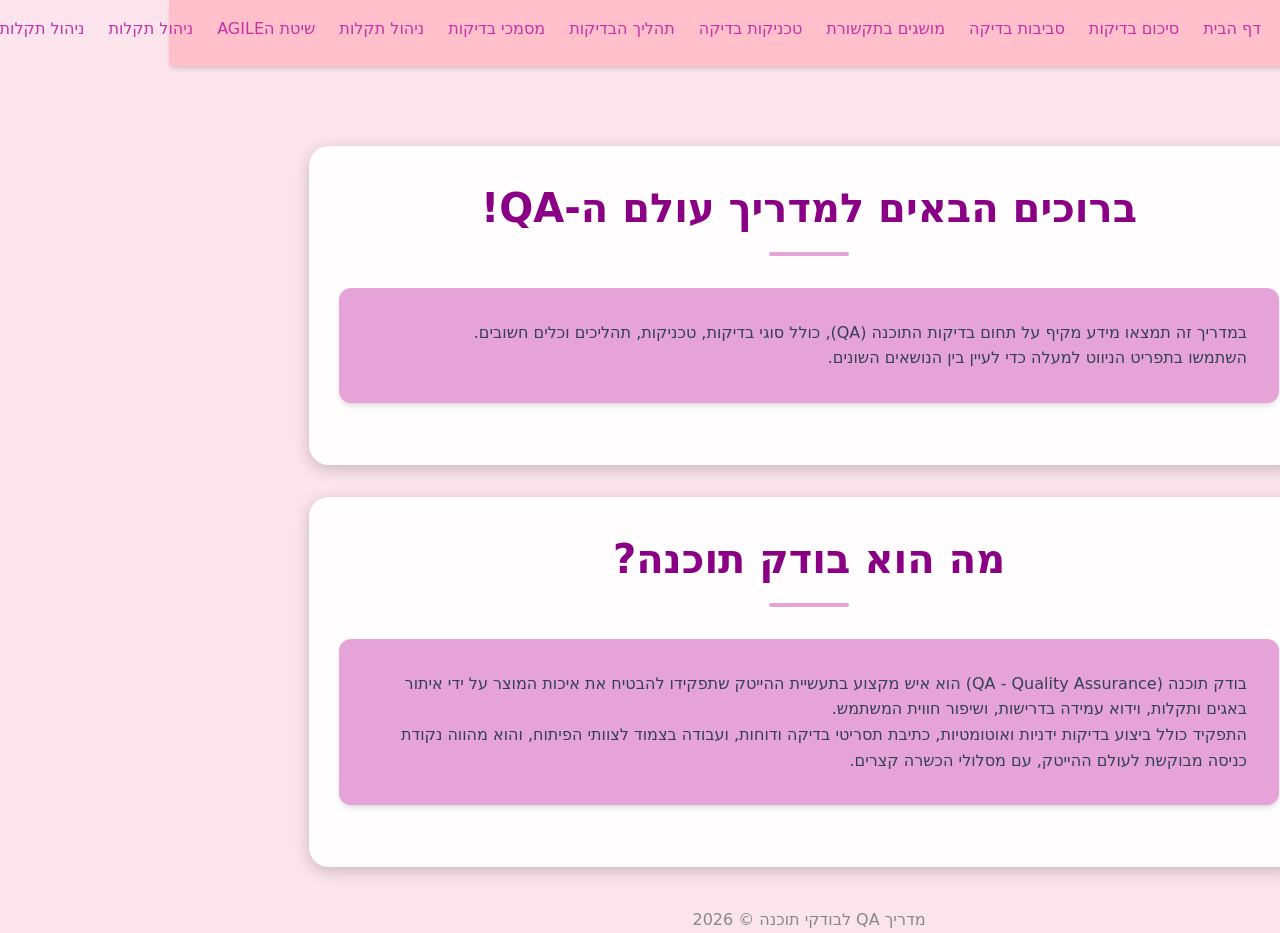
<file: index.html>
<!DOCTYPE html>
<html lang="he" dir="rtl">
<head>
    <meta charset="UTF-8">
    <meta name="viewport" content="width=device-width, initial-scale=1.0">
    <title>דף הבית - עולם ה-QA</title>
    <link rel="stylesheet" href="style.css">
    <style>
          
        body {
            background-color: #fce4ec; 
            background-image: url('https://img.icons8.com/ios/100/CCCCCC/questions.png');
    
                              
            background-position: 0 0, 50px 50px;
            background-size: 100px 100px;
            background-repeat: repeat;
            background-attachment: fixed;
            
        }
        .container {
            background: rgba(255, 255, 255, 0.92);
            padding: 30px;
            border-radius: 20px;
            box-shadow: 0 4px 15px rgba(0,0,0,0.2);
            margin-top: 80px;
           
        }
        </style>

</head>
<body>

         <nav class="navbar">
        <div class="nav-container">
            <ul class="nav-menu">
                <li><a href="index.html">דף הבית</a></li>
                <li><a href="page1.html">סיכום בדיקות</a></li>
                <li><a href="page2.html">סביבות בדיקה</a></li>
                <li><a href="page3.html">מושגים בתקשורת</a></li>
                <li><a href="page4.html">טכניקות בדיקה</a></li>
                <li><a href="page5.html">תהליך הבדיקות</a></li>
                <li><a href="page6.html">מסמכי בדיקות</a></li>
                <li><a href="page7.html">ניהול תקלות</a></li>
                <li><a href="page8.html">שיטת הAGILE</a></li>
                <li><a href="page9.html">ניהול תקלות</a></li>
                <li><a href="page10.html">ניהול תקלות</a></li>
            </ul>
        </div>
    </nav>


    <div class="container">
        <h1>ברוכים הבאים למדריך עולם ה-QA!</h1>
        <div class="section-card">
            <p>במדריך זה תמצאו מידע מקיף על תחום בדיקות התוכנה (QA), כולל סוגי בדיקות, טכניקות, תהליכים וכלים חשובים.</p>
            <p>השתמשו בתפריט הניווט למעלה כדי לעיין בין הנושאים השונים.</p>
        </div>
    </div>

    <div class="container" style="margin-top: 30px;">
        <h1>מה הוא בודק תוכנה?</h1>

        <div class="section-card">
            <p>
                בודק תוכנה (QA - Quality Assurance) הוא איש מקצוע בתעשיית ההייטק שתפקידו להבטיח את איכות המוצר על ידי איתור באגים ותקלות, וידוא עמידה בדרישות, ושיפור חווית המשתמש. 
            </p>
            <p>
                התפקיד כולל ביצוע בדיקות ידניות ואוטומטיות, כתיבת תסריטי בדיקה ודוחות, ועבודה בצמוד לצוותי הפיתוח, והוא מהווה נקודת כניסה מבוקשת לעולם ההייטק, עם מסלולי הכשרה קצרים.
            </p>
        </div>
    </div>

    <footer style="text-align: center; margin-top: 40px; color: #888;">
        מדריך QA לבודקי תוכנה &copy; 2026
    </footer>

</body>
</html>
</file>
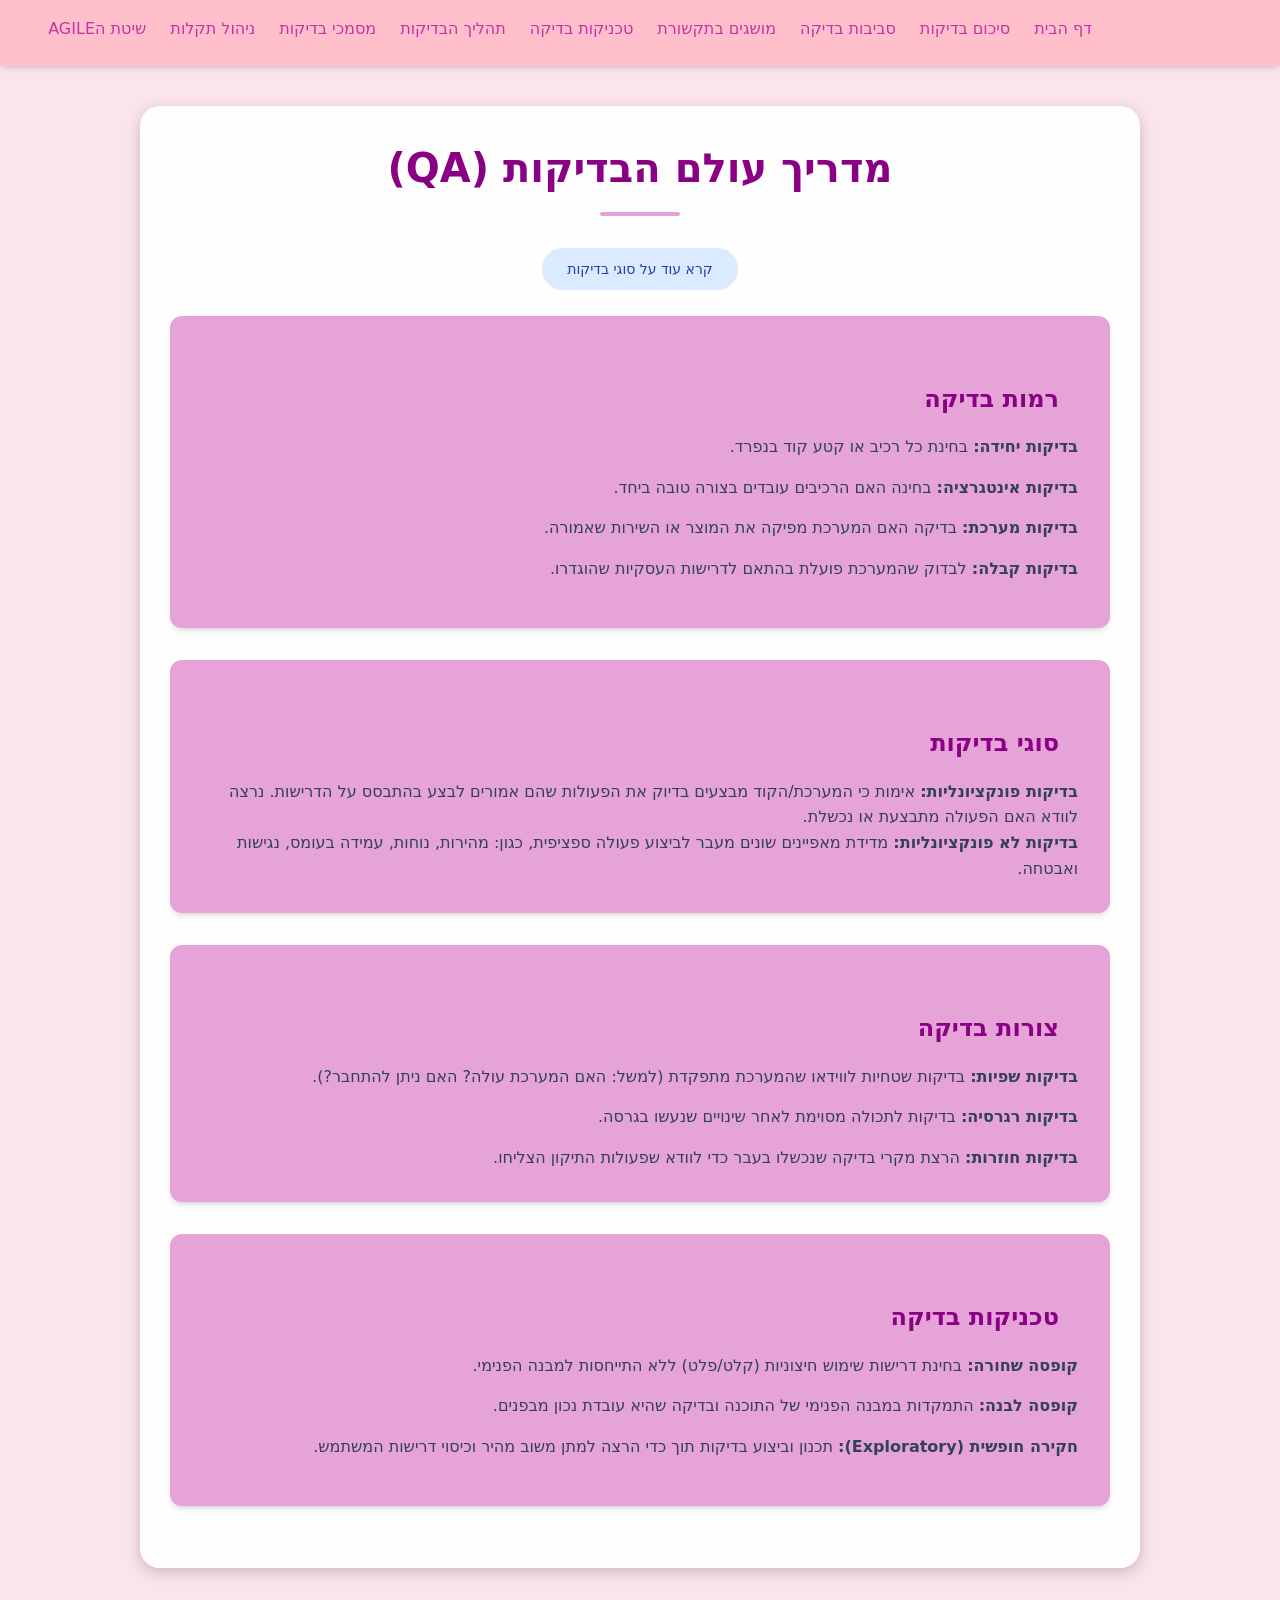
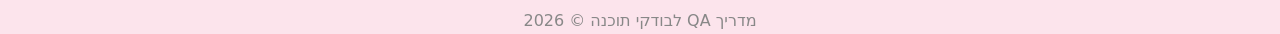
<file: page1.html>
<!DOCTYPE html>
<html lang="he" dir="rtl">
<head>
    <meta charset="UTF-8">
    <meta name="viewport" content="width=device-width, initial-scale=1.0">
    <title>עולם הבדיקות<nav class="navbar"></title>
    <link rel="stylesheet" href="style.css">
    <style>
        body {
            background-color: #fce4ec; 
            background-image: url('https://img.icons8.com/ios/50/000000/search--v1.png');
            background-position: 0 0, 50px 50px;
            background-size: 100px 100px;
            background-repeat: repeat;
            background-attachment: fixed;
        }

        .container {
            background: rgba(255, 255, 255, 0.95);
            padding: 30px;
            border-radius: 20px;
            box-shadow: 0 4px 15px rgba(0,0,0,0.2);
            margin-top: 40px;
        }
    </style>
</head>
<body>

    
        <nav class="navbar">
        <div class="nav-container">
            <ul class="nav-menu">
                <li><a href="index.html">דף הבית</a></li>
                <li><a href="page1.html">סיכום בדיקות</a></li>
                <li><a href="page2.html">סביבות בדיקה</a></li>
                <li><a href="page3.html">מושגים בתקשורת</a></li>
                <li><a href="page4.html">טכניקות בדיקה</a></li>
                <li><a href="page5.html">תהליך הבדיקות</a></li>
                <li><a href="page6.html">מסמכי בדיקות</a></li>
                <li><a href="page7.html">ניהול תקלות</a></li>
                <li><a href="page8.html">שיטת הAGILE</a></li>
                
            </ul>
        </div>
    </nav>

    <div class="container">
        <h1>מדריך עולם הבדיקות (QA)</h1>

            <div style="text-align: center; margin-top: 20px;">
            <a href="page11.html" class="status-badge" style="text-decoration: none; padding: 10px 25px;">קרא עוד על סוגי בדיקות</a>
        </div>
        <br>
        <section id="levels" class="section-card">
            <h2>רמות בדיקה</h2>
                <div style="margin-bottom: 15px;">
                <p><strong>בדיקות יחידה:</strong> בחינת כל רכיב או קטע קוד בנפרד.</p>
                </div>
                <div style="margin-bottom: 15px;">
                <p><strong>בדיקות אינטגרציה:</strong> בחינה האם הרכיבים עובדים בצורה טובה ביחד.</p>
            </div>
            <div style="margin-bottom: 15px;">
                <p><strong>בדיקות מערכת:</strong> בדיקה האם המערכת מפיקה את המוצר או השירות שאמורה.</p>
            </div>
            <div style="margin-bottom: 15px;">
                <p><strong>בדיקות קבלה:</strong> לבדוק שהמערכת פועלת בהתאם לדרישות העסקיות שהוגדרו.</p>
            </div>

        </section>

        <section id="types" class="section-card">
            <h2>סוגי בדיקות</h2>
            <p><strong>בדיקות פונקציונליות:</strong> אימות כי המערכת/הקוד מבצעים בדיוק את הפעולות שהם אמורים לבצע בהתבסס על הדרישות. נרצה לוודא האם הפעולה מתבצעת או נכשלת.</p>
            <p><strong>בדיקות לא פונקציונליות:</strong> מדידת מאפיינים שונים מעבר לביצוע פעולה ספציפית, כגון: מהירות, נוחות, עמידה בעומס, נגישות ואבטחה.</p>
        </section>

        <section id="forms" class="section-card">
            <h2>צורות בדיקה</h2>
            <div style="margin-bottom: 15px;">
                 <strong>בדיקות שפיות:</strong> בדיקות שטחיות לווידאו שהמערכת מתפקדת (למשל: האם המערכת עולה? האם ניתן להתחבר?).
            </div>
            <div style="margin-bottom: 15px;">
                <strong>בדיקות רגרסיה:</strong> בדיקות לתכולה מסוימת לאחר שינויים שנעשו בגרסה.
            </div>
            <div>
                 <strong>בדיקות חוזרות:</strong> הרצת מקרי בדיקה שנכשלו בעבר כדי לוודא שפעולות התיקון הצליחו.
            </div>
        </section>

        <section id="techniques" class="section-card">
            <h2>טכניקות בדיקה</h2>
                <div style="margin-bottom: 15px;">
                <p><strong>קופסה שחורה:</strong> בחינת דרישות שימוש חיצוניות (קלט/פלט) ללא התייחסות למבנה הפנימי.</p>
                </div>
                <div style="margin-bottom: 15px;">
                <p><strong>קופסה לבנה:</strong> התמקדות במבנה הפנימי של התוכנה ובדיקה שהיא עובדת נכון מבפנים.</p>
            </div>
            <div style="margin-bottom: 15px;">
                <p><strong>חקירה חופשית (Exploratory):</strong> תכנון וביצוע בדיקות תוך כדי הרצה למתן משוב מהיר וכיסוי דרישות המשתמש.</p>
            </div>

        </section>
    </div>

    <footer style="text-align: center; margin-top: 40px; color: #888;">
        מדריך QA לבודקי תוכנה &copy; 2026
    </footer>

</body>
</html>
</file>
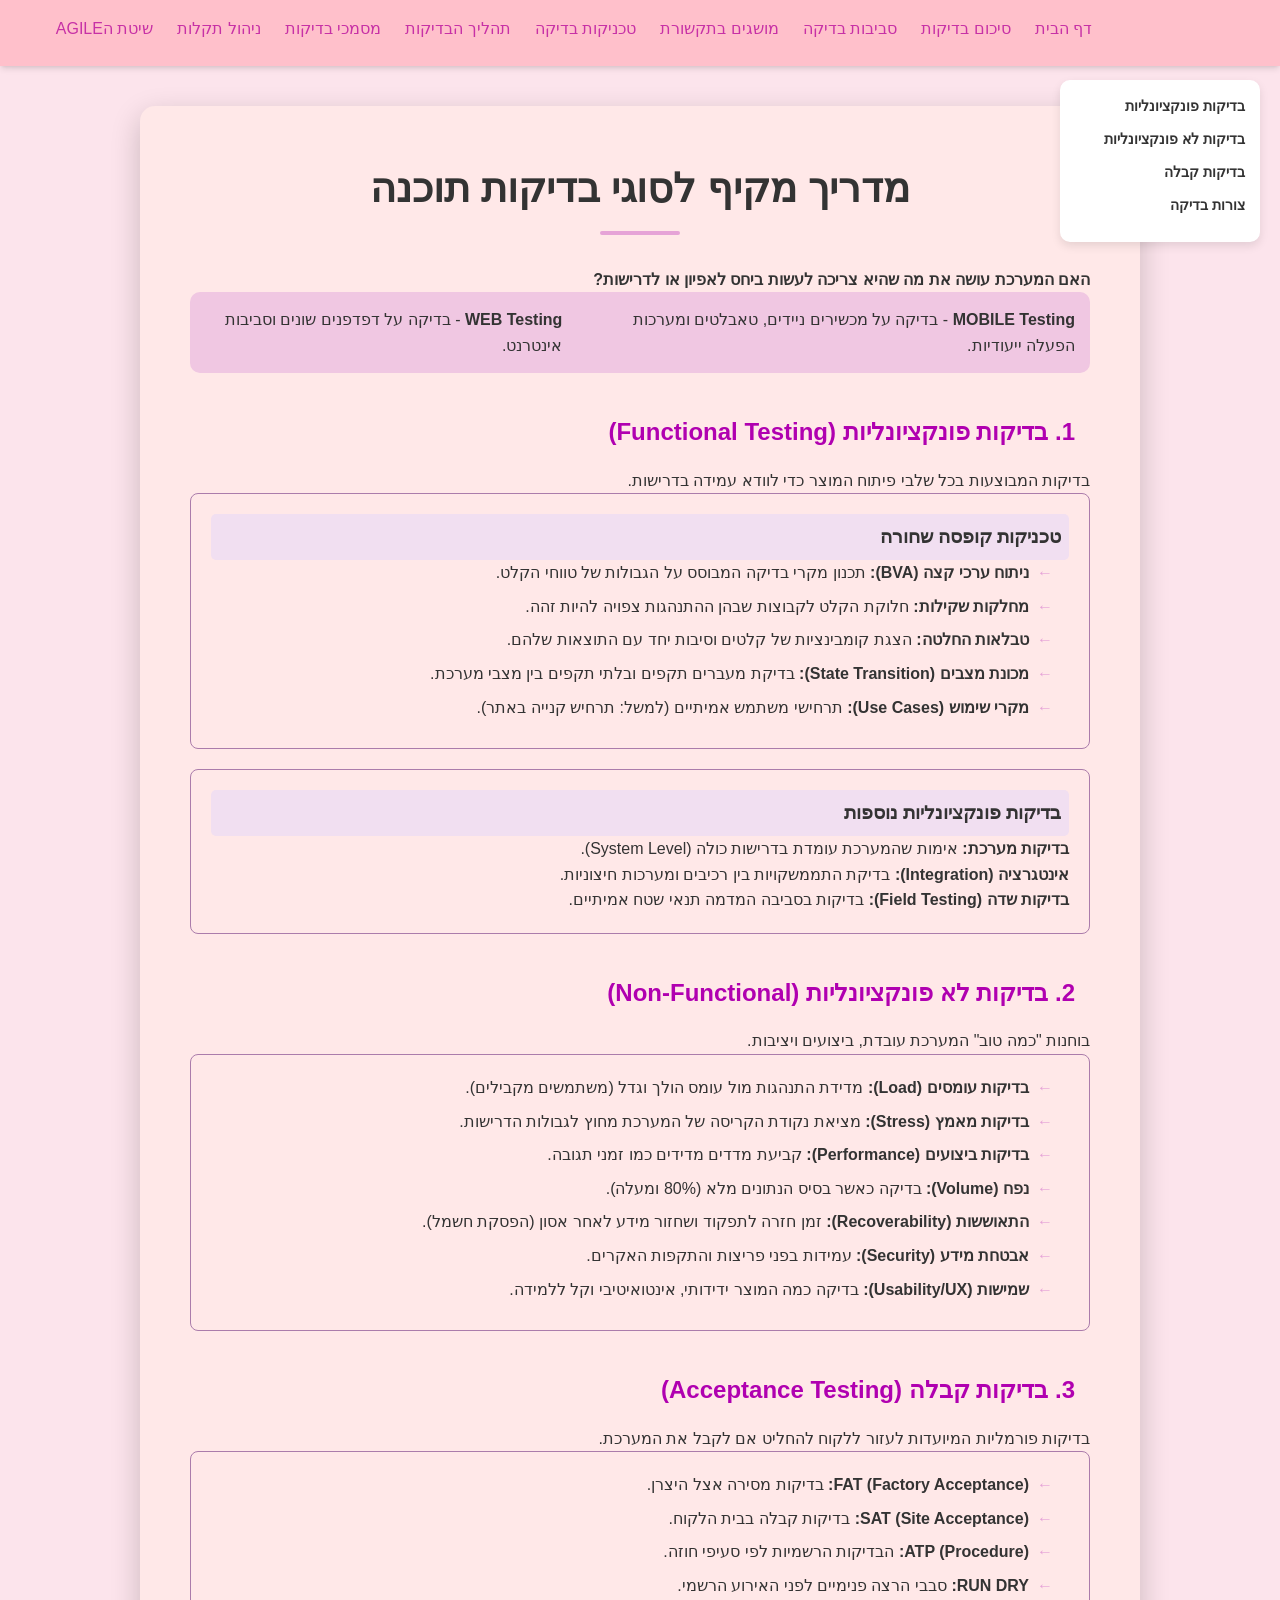
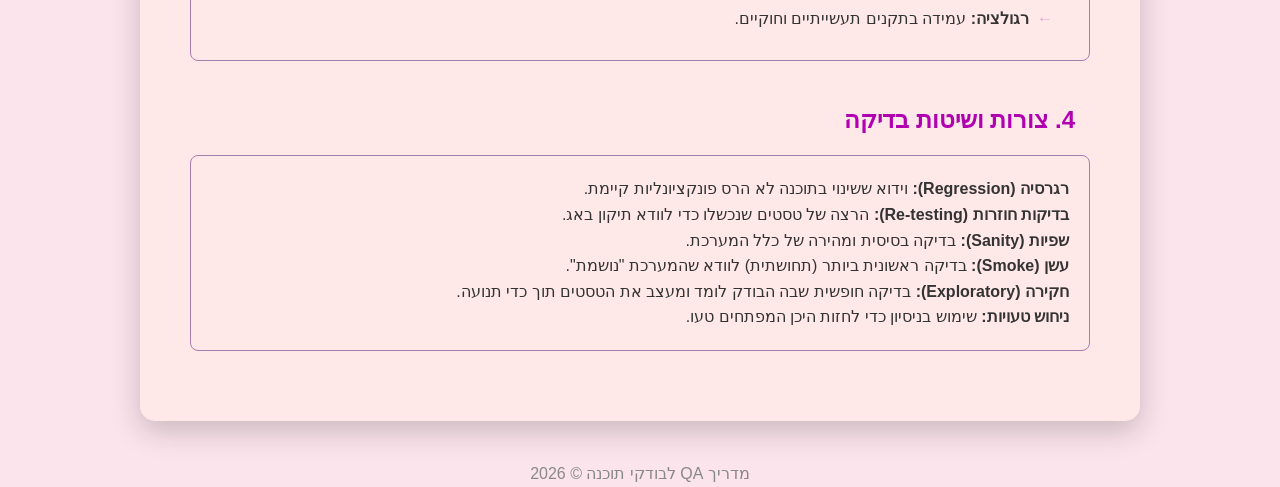
<file: page11.html>
<!DOCTYPE html>
<html lang="he" dir="rtl">
<head>
    <meta charset="UTF-8">
    <meta name="viewport" content="width=device-width, initial-scale=1.0">
    <title>פירוט סוגי בדיקות תוכנה - QA</title>
    <link rel="stylesheet" href="style.css">
    <style>
        :root {
            --primary-grey: #3b3d3d;
            --secondary-purple: #b000b0;
            --light-bg: hsl(300, 50%, 88%);
        }

        body {
            margin: 0;
            padding: 0;
            font-family: 'Segoe UI', Tahoma, Geneva, Verdana, sans-serif;
            background-color: #fce4ec;
            background-image: url('https://img.icons8.com/ios/100/000000/todo-list.png');
            background-size: 80px 80px;
            background-repeat: repeat;
            background-attachment: fixed;
            color: #333;
        }

       

        
        .nav-sidebar {
            position: fixed;
            top: 80px;
            right: 20px;
            width: 200px;
            background: white;
            padding: 15px;
            border-radius: 10px;
            box-shadow: 0 4px 10px rgba(0,0,0,0.1);
            z-index: 100;
        }

        .nav-sidebar a {
            display: block;
            color: var(--primary-teal);
            text-decoration: none;
            margin-bottom: 10px;
            font-weight: bold;
            font-size: 0.9rem;
        }

        .nav-sidebar a:hover { color: var(--secondary-purple); }

        .container {
            max-width: 1000px;
            margin: 40px auto;
            background: hwb(0 91% 0%);
            padding: 50px;
            border-radius: 15px;
            box-shadow: 0 10px 30px rgba(0,0,0,0.2);
            position: relative;
        }

        h1 { color: var(--primary-teal); border-bottom: 4px; padding-bottom: 15px; }
        h2 { color: var(--secondary-purple); margin-top: 40px; border-right: 5px solid var(--primary-teal); padding-right: 15px; }
        h3 { color: var(--primary-teal); background: hsl(300, 41%, 91%); padding: 8px; border-radius: 5px; }

        .test-card {
            border: 1px solid hsl(300, 22%, 58%);
            padding: 20px;
            margin-bottom: 20px;
            border-radius: 8px;
            transition: transform 0.2s;
        }

        .test-card:hover { transform: scale(1.01); border-color: var(--primary-teal); }

        .highlight { font-weight: bold; color: var(--primary-teal); }
        
        .mobile-web-box {
            display: flex;
            gap: 20px;
            background: hwb(320 78% 6%);
            padding: 15px;
            border-radius: 10px;
            border: 1px dashed var(--primary-teal);
        }

        @media (max-width: 768px) {
            .nav-sidebar { display: none; }
            .container { margin: 10px; padding: 20px; }
        }
    </style>
</head>
<body>
 
    <nav class="navbar">
        <div class="nav-container">
            <ul class="nav-menu">
                <li><a href="index.html">דף הבית</a></li>
                <li><a href="page1.html">סיכום בדיקות</a></li>
                <li><a href="page2.html">סביבות בדיקה</a></li>
                <li><a href="page3.html">מושגים בתקשורת</a></li>
                <li><a href="page4.html">טכניקות בדיקה</a></li>
                <li><a href="page5.html">תהליך הבדיקות</a></li>
                <li><a href="page6.html">מסמכי בדיקות</a></li>
                <li><a href="page7.html">ניהול תקלות</a></li>
                <li><a href="page8.html">שיטת הAGILE</a></li>
                
            </ul>
        </div>
    </nav>


    <div class="nav-sidebar">
        <a href="#func">בדיקות פונקציונליות</a>
        <a href="#non-func">בדיקות לא פונקציונליות</a>
        <a href="#acceptance">בדיקות קבלה</a>
        <a href="#methods">צורות בדיקה</a>
    </div>

    <div class="container">
        <h1>מדריך מקיף לסוגי בדיקות תוכנה</h1>
        
        <p class="highlight">האם המערכת עושה את מה שהיא צריכה לעשות ביחס לאפיון או לדרישות?</p>

        <div class="mobile-web-box">
            <div><strong>MOBILE Testing</strong> - בדיקה על מכשירים ניידים, טאבלטים ומערכות הפעלה ייעודיות.</div>
            <div><strong>WEB Testing</strong> - בדיקה על דפדפנים שונים וסביבות אינטרנט.</div>
        </div>

        <h2 id="func">1. בדיקות פונקציונליות (Functional Testing)</h2>
        <p>בדיקות המבוצעות בכל שלבי פיתוח המוצר כדי לוודא עמידה בדרישות.</p>

        <div class="test-card">
            <h3>טכניקות קופסה שחורה</h3>
            <ul>
                <li><span class="highlight">ניתוח ערכי קצה (BVA):</span> תכנון מקרי בדיקה המבוסס על הגבולות של טווחי הקלט.</li>
                <li><span class="highlight">מחלקות שקילות:</span> חלוקת הקלט לקבוצות שבהן ההתנהגות צפויה להיות זהה.</li>
                <li><span class="highlight">טבלאות החלטה:</span> הצגת קומבינציות של קלטים וסיבות יחד עם התוצאות שלהם.</li>
                <li><span class="highlight">מכונת מצבים (State Transition):</span> בדיקת מעברים תקפים ובלתי תקפים בין מצבי מערכת.</li>
                <li><span class="highlight">מקרי שימוש (Use Cases):</span> תרחישי משתמש אמיתיים (למשל: תרחיש קנייה באתר).</li>
            </ul>
        </div>

        <div class="test-card">
            <h3>בדיקות פונקציונליות נוספות</h3>
            <p><strong>בדיקות מערכת:</strong> אימות שהמערכת עומדת בדרישות כולה (System Level).</p>
            <p><strong>אינטגרציה (Integration):</strong> בדיקת התממשקויות בין רכיבים ומערכות חיצוניות.</p>
            <p><strong>בדיקות שדה (Field Testing):</strong> בדיקות בסביבה המדמה תנאי שטח אמיתיים.</p>
        </div>

        <h2 id="non-func">2. בדיקות לא פונקציונליות (Non-Functional)</h2>
        <p>בוחנות "כמה טוב" המערכת עובדת, ביצועים ויציבות.</p>

        



        <div class="test-card">
            <ul>
                <li><span class="highlight">בדיקות עומסים (Load):</span> מדידת התנהגות מול עומס הולך וגדל (משתמשים מקבילים).</li>
                <li><span class="highlight">בדיקות מאמץ (Stress):</span> מציאת נקודת הקריסה של המערכת מחוץ לגבולות הדרישות.</li>
                <li><span class="highlight">בדיקות ביצועים (Performance):</span> קביעת מדדים מדידים כמו זמני תגובה.</li>
                <li><span class="highlight">נפח (Volume):</span> בדיקה כאשר בסיס הנתונים מלא (80% ומעלה).</li>
                <li><span class="highlight">התאוששות (Recoverability):</span> זמן חזרה לתפקוד ושחזור מידע לאחר אסון (הפסקת חשמל).</li>
                <li><span class="highlight">אבטחת מידע (Security):</span> עמידות בפני פריצות והתקפות האקרים.</li>
                <li><span class="highlight">שמישות (Usability/UX):</span> בדיקה כמה המוצר ידידותי, אינטואיטיבי וקל ללמידה.</li>
            </ul>
        </div>

        <h2 id="acceptance">3. בדיקות קבלה (Acceptance Testing)</h2>
        <p>בדיקות פורמליות המיועדות לעזור ללקוח להחליט אם לקבל את המערכת.</p>

        <div class="test-card">
            <ul>
                <li><span class="highlight">FAT (Factory Acceptance):</span> בדיקות מסירה אצל היצרן.</li>
                <li><span class="highlight">SAT (Site Acceptance):</span> בדיקות קבלה בבית הלקוח.</li>
                <li><span class="highlight">ATP (Procedure):</span> הבדיקות הרשמיות לפי סעיפי חוזה.</li>
                <li><span class="highlight">RUN DRY:</span> סבבי הרצה פנימיים לפני האירוע הרשמי.</li>
                <li><span class="highlight">רגולציה:</span> עמידה בתקנים תעשייתיים וחוקיים.</li>
            </ul>
        </div>

        <h2 id="methods">4. צורות ושיטות בדיקה</h2>

        

        <div class="test-card">
            <p><span class="highlight">רגרסיה (Regression):</span> וידוא ששינוי בתוכנה לא הרס פונקציונליות קיימת.</p>
            <p><span class="highlight">בדיקות חוזרות (Re-testing):</span> הרצה של טסטים שנכשלו כדי לוודא תיקון באג.</p>
            <p><span class="highlight">שפיות (Sanity):</span> בדיקה בסיסית ומהירה של כלל המערכת.</p>
            <p><span class="highlight">עשן (Smoke):</span> בדיקה ראשונית ביותר (תחושתית) לוודא שהמערכת "נושמת".</p>
            <p><span class="highlight">חקירה (Exploratory):</span> בדיקה חופשית שבה הבודק לומד ומעצב את הטסטים תוך כדי תנועה.</p>
            <p><span class="highlight">ניחוש טעויות:</span> שימוש בניסיון כדי לחזות היכן המפתחים טעו.</p>
        </div>
    </div>
    <footer style="text-align: center; margin-top: 40px; color: #888;">
        מדריך QA לבודקי תוכנה &copy; 2026
    </footer>

</body>
</html>
</file>
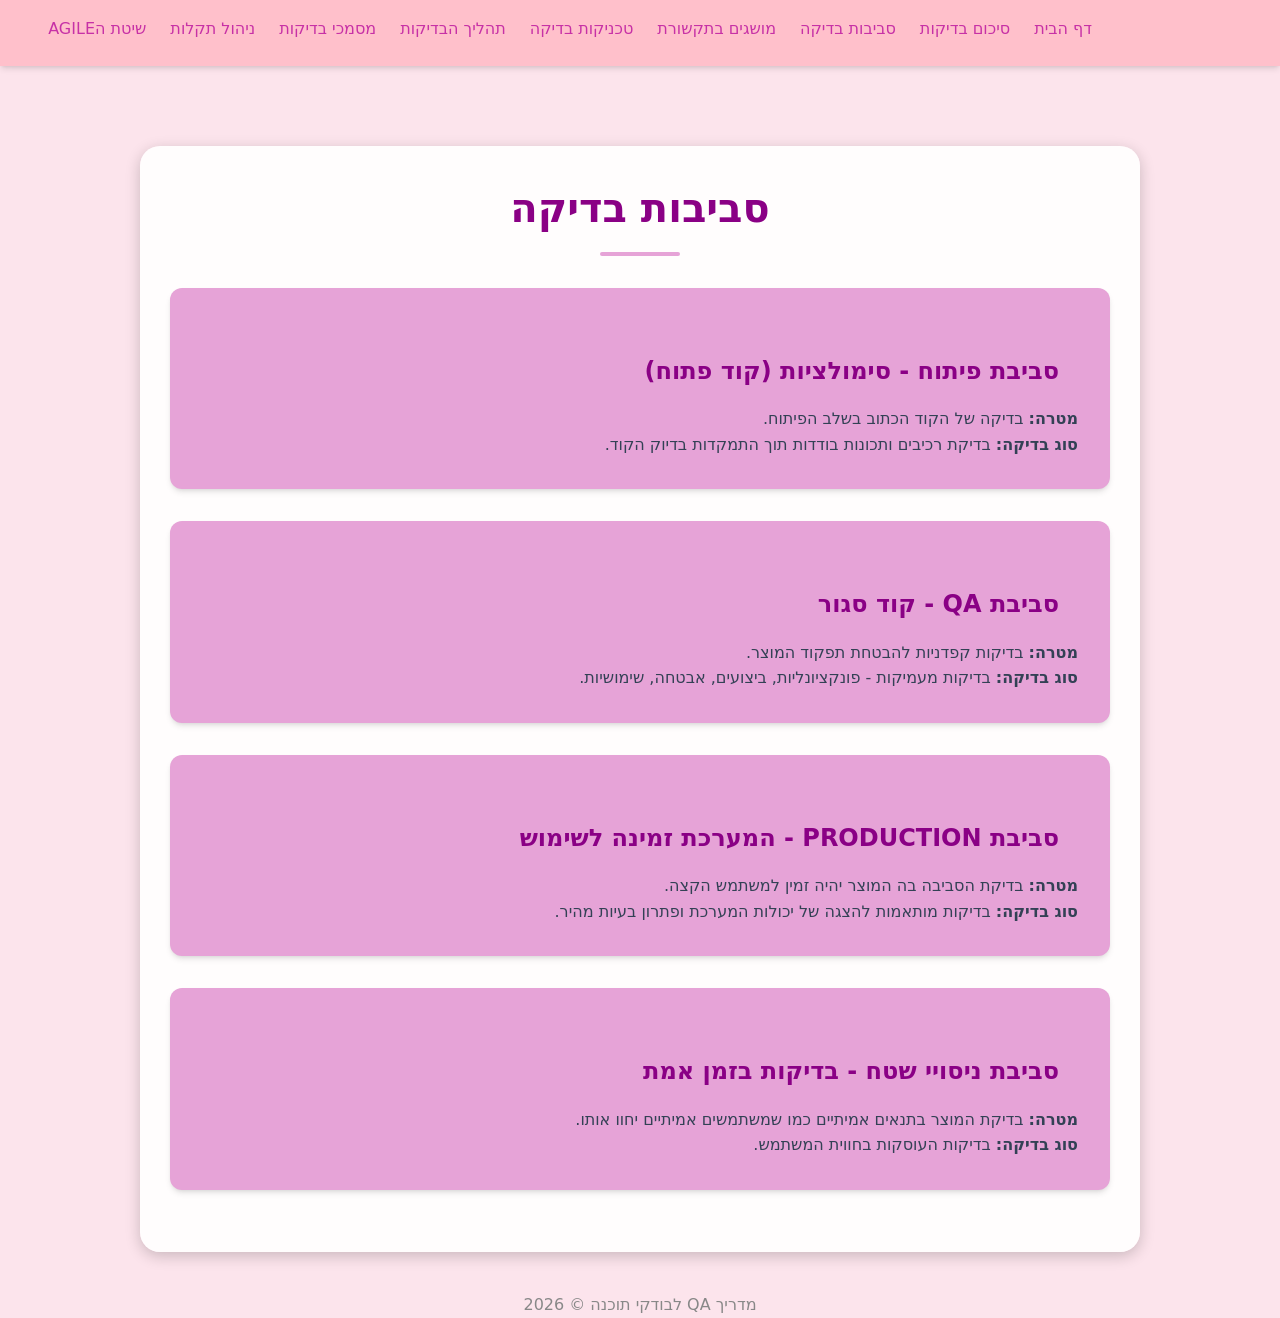
<file: page2.html>
<!DOCTYPE html>
<html lang="he" dir="rtl">
<head>
    <meta charset="UTF-8">
    <meta name="viewport" content="width=device-width, initial-scale=1.0">
    <title>סביבות בדיקה - QA</title>
    <link rel="stylesheet" href="style.css">

    <style>
          
        body {
            background-color: #fce4ec; 
            background-image: url('https://img.icons8.com/ios/50/000000/laptop.png');
    
                              
            background-position: 0 0, 50px 50px;
            background-size: 100px 100px;
            background-repeat: repeat;
            background-attachment: fixed;
            
        }
        .container {
            background: rgba(255, 255, 255, 0.92);
            padding: 30px;
            border-radius: 20px;
            box-shadow: 0 4px 15px rgba(0,0,0,0.2);
            margin-top: 80px;
           
        }
        </style>
</head>
<body>

     <nav class="navbar">
        <div class="nav-container">
            <ul class="nav-menu">
                <li><a href="index.html">דף הבית</a></li>
                <li><a href="page1.html">סיכום בדיקות</a></li>
                <li><a href="page2.html">סביבות בדיקה</a></li>
                <li><a href="page3.html">מושגים בתקשורת</a></li>
                <li><a href="page4.html">טכניקות בדיקה</a></li>
                <li><a href="page5.html">תהליך הבדיקות</a></li>
                <li><a href="page6.html">מסמכי בדיקות</a></li>
                <li><a href="page7.html">ניהול תקלות</a></li>
                <li><a href="page8.html">שיטת הAGILE</a></li>
                
            </ul>
        </div>
    </nav>

    <div class="container">
        <h1>סביבות בדיקה</h1>

        <div class="section-card">
            <h2>סביבת פיתוח - סימולציות (קוד פתוח)</h2>
            <p><strong>מטרה:</strong> בדיקה של הקוד הכתוב בשלב הפיתוח.</p>
            <p><strong>סוג בדיקה:</strong> בדיקת רכיבים ותכונות בודדות תוך התמקדות בדיוק הקוד.</p>
        </div>

        <div class="section-card">
            <h2>סביבת QA - קוד סגור</h2>
            <p><strong>מטרה:</strong> בדיקות קפדניות להבטחת תפקוד המוצר.</p>
            <p><strong>סוג בדיקה:</strong> בדיקות מעמיקות - פונקציונליות, ביצועים, אבטחה, שימושיות.</p>
        </div>

        <div class="section-card">
            <h2>סביבת PRODUCTION - המערכת זמינה לשימוש</h2>
            <p><strong>מטרה:</strong> בדיקת הסביבה בה המוצר יהיה זמין למשתמש הקצה.</p>
            <p><strong>סוג בדיקה:</strong> בדיקות מותאמות להצגה של יכולות המערכת ופתרון בעיות מהיר.</p>
        </div>

        <div class="section-card">
            <h2>סביבת ניסויי שטח - בדיקות בזמן אמת</h2>
            <p><strong>מטרה:</strong> בדיקת המוצר בתנאים אמיתיים כמו שמשתמשים אמיתיים יחוו אותו.</p>
            <p><strong>סוג בדיקה:</strong> בדיקות העוסקות בחווית המשתמש.</p>
        </div>
    </div>
    <footer style="text-align: center; margin-top: 40px; color: #888;">
        מדריך QA לבודקי תוכנה &copy; 2026
    </footer>

</body>
</html>
</file>
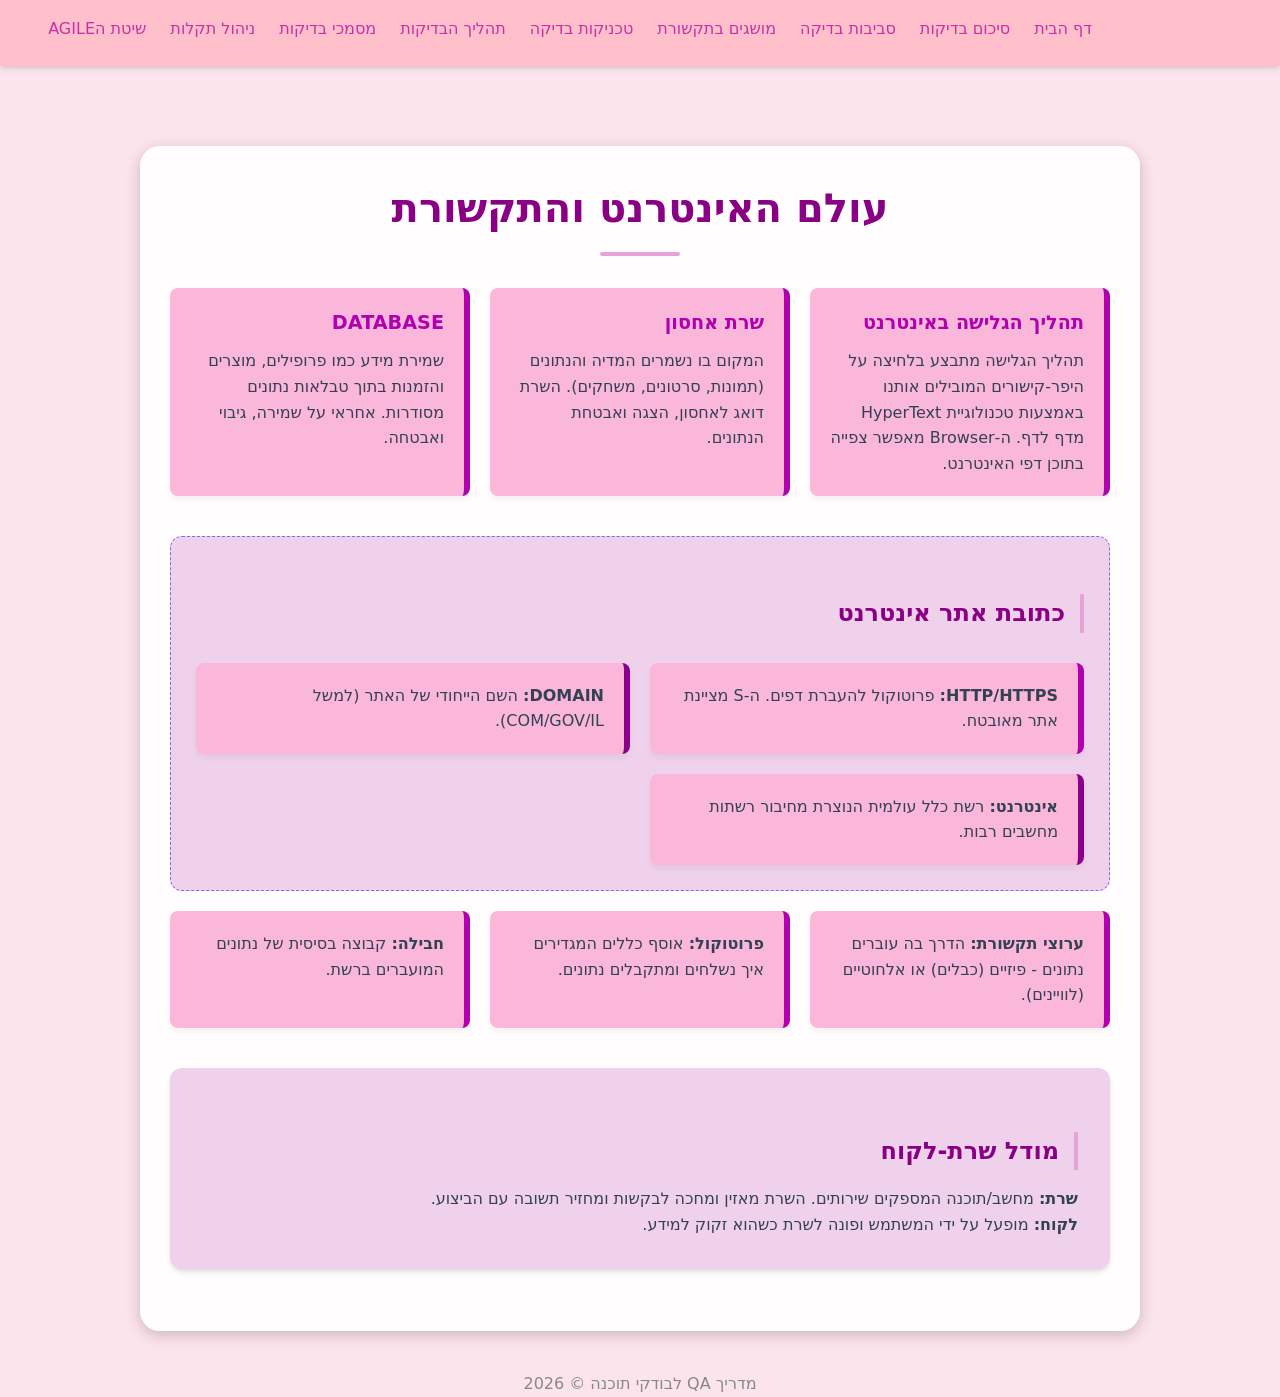
<file: page3.html>
<!DOCTYPE html>
<html lang="he" dir="rtl">
<head>
    <meta charset="UTF-8">
    <meta name="viewport" content="width=device-width, initial-scale=1.0">
    <title>מושגים בתקשורת ואינטרנט - QA</title>
    <link rel="stylesheet" href="style.css">
    <style>
          
        body {
            background-color: #fce4ec; /* ורוד בהיר מאוד */
            background-image: url('https://www.toptal.com/designers/subtlepatterns/patterns/white_carbonfib.png');
    
                              
            background-position: 0 0, 50px 50px;
            background-size: 100px 100px;
            background-repeat: repeat;
            background-attachment: fixed;
            
        }

        
        .container {
            background: rgba(255, 255, 255, 0.92);
            padding: 30px;
            border-radius: 20px;
            box-shadow: 0 4px 15px rgba(0,0,0,0.2);
            margin-top: 80px;
           
        }

        
        .concepts-grid {
            display: grid;
            grid-template-columns: repeat(auto-fit, minmax(300px, 1fr));
            gap: 20px;
            margin-top: 30px;
        }

        .concept-item {
            background: hsl(330, 87%, 85%);
            border-right: 6px solid #b000b0; /* סגול של הלוגו */
            padding: 20px;
            border-radius: 8px;
            box-shadow: 0 4px 6px rgba(0,0,0,0.05);
        }

        .concept-header {
            display: flex;
            align-items: center;
            gap: 10px;
            margin-bottom: 10px;
            color: #b000b0;
            font-weight: bold;
            font-size: 1.2rem;
        }

        .network-section {
            background-color: hsl(310, 51%, 88%);
            padding: 25px;
            border-radius: 12px;
            margin-top: 40px;
            border: 1px dashed #7b68ee;
        }

        .highlight-purple { border-right-color: #8b008b; }
    </style>
</head>
<body>

   <nav class="navbar">
        <div class="nav-container">
            <ul class="nav-menu">
                <li><a href="index.html">דף הבית</a></li>
                <li><a href="page1.html">סיכום בדיקות</a></li>
                <li><a href="page2.html">סביבות בדיקה</a></li>
                <li><a href="page3.html">מושגים בתקשורת</a></li>
                <li><a href="page4.html">טכניקות בדיקה</a></li>
                <li><a href="page5.html">תהליך הבדיקות</a></li>
                <li><a href="page6.html">מסמכי בדיקות</a></li>
                <li><a href="page7.html">ניהול תקלות</a></li>
                <li><a href="page8.html">שיטת הAGILE</a></li>
                
            </ul>
        </div>
    </nav>

    <div class="container">
        <h1>עולם האינטרנט והתקשורת</h1>

        <div class="concepts-grid">
            <div class="concept-item">
                <div class="concept-header">תהליך הגלישה באינטרנט</div>
                <p>תהליך הגלישה מתבצע בלחיצה על היפר-קישורים המובילים אותנו באמצעות טכנולוגיית HyperText מדף לדף. ה-Browser מאפשר צפייה בתוכן דפי האינטרנט.</p>
            </div>

            <div class="concept-item">
                <div class="concept-header">שרת אחסון</div>
                <p>המקום בו נשמרים המדיה והנתונים (תמונות, סרטונים, משחקים). השרת דואג לאחסון, הצגה ואבטחת הנתונים.</p>
            </div>

            <div class="concept-item">
                <div class="concept-header">DATABASE</div>
                <p>שמירת מידע כמו פרופילים, מוצרים והזמנות בתוך טבלאות נתונים מסודרות. אחראי על שמירה, גיבוי ואבטחה.</p>
            </div>
        </div>

        <div class="network-section">
            <h2>כתובת אתר אינטרנט</h2>
            <div class="concepts-grid">
                <div class="concept-item highlight-blue">
                    <strong>HTTP/HTTPS:</strong> פרוטוקול להעברת דפים. ה-S מציינת אתר מאובטח.
                </div>
                <div class="concept-item highlight-purple">
                    <strong>DOMAIN:</strong> השם הייחודי של האתר (למשל COM/GOV/IL).
                </div>
                <div class="concept-item highlight-purple">
                    <strong>אינטרנט:</strong> רשת כלל עולמית הנוצרת מחיבור רשתות מחשבים רבות.
                </div>
            </div>
        </div>

        <div class="concepts-grid" style="margin-top: 20px;">
            <div class="concept-item">
                <strong>ערוצי תקשורת:</strong> הדרך בה עוברים נתונים - פיזיים (כבלים) או אלחוטיים (לוויינים).
            </div>
            <div class="concept-item">
                <strong>פרוטוקול:</strong> אוסף כללים המגדירים איך נשלחים ומתקבלים נתונים.
            </div>
            <div class="concept-item">
                <strong>חבילה:</strong> קבוצה בסיסית של נתונים המועברים ברשת.
            </div>
        </div>

        <div class="section-card" style="margin-top: 40px; background-color: hsl(310, 51%, 88%);">
            <h2>מודל שרת-לקוח </h2>
            <p><strong>שרת:</strong> מחשב/תוכנה המספקים שירותים. השרת מאזין ומחכה לבקשות ומחזיר תשובה עם הביצוע.</p>
            <p><strong>לקוח:</strong> מופעל על ידי המשתמש ופונה לשרת כשהוא זקוק למידע.</p>
        </div>
    </div>
    <footer style="text-align: center; margin-top: 40px; color: #888;">
        מדריך QA לבודקי תוכנה &copy; 2026
    </footer>
</body>
</html>
</file>
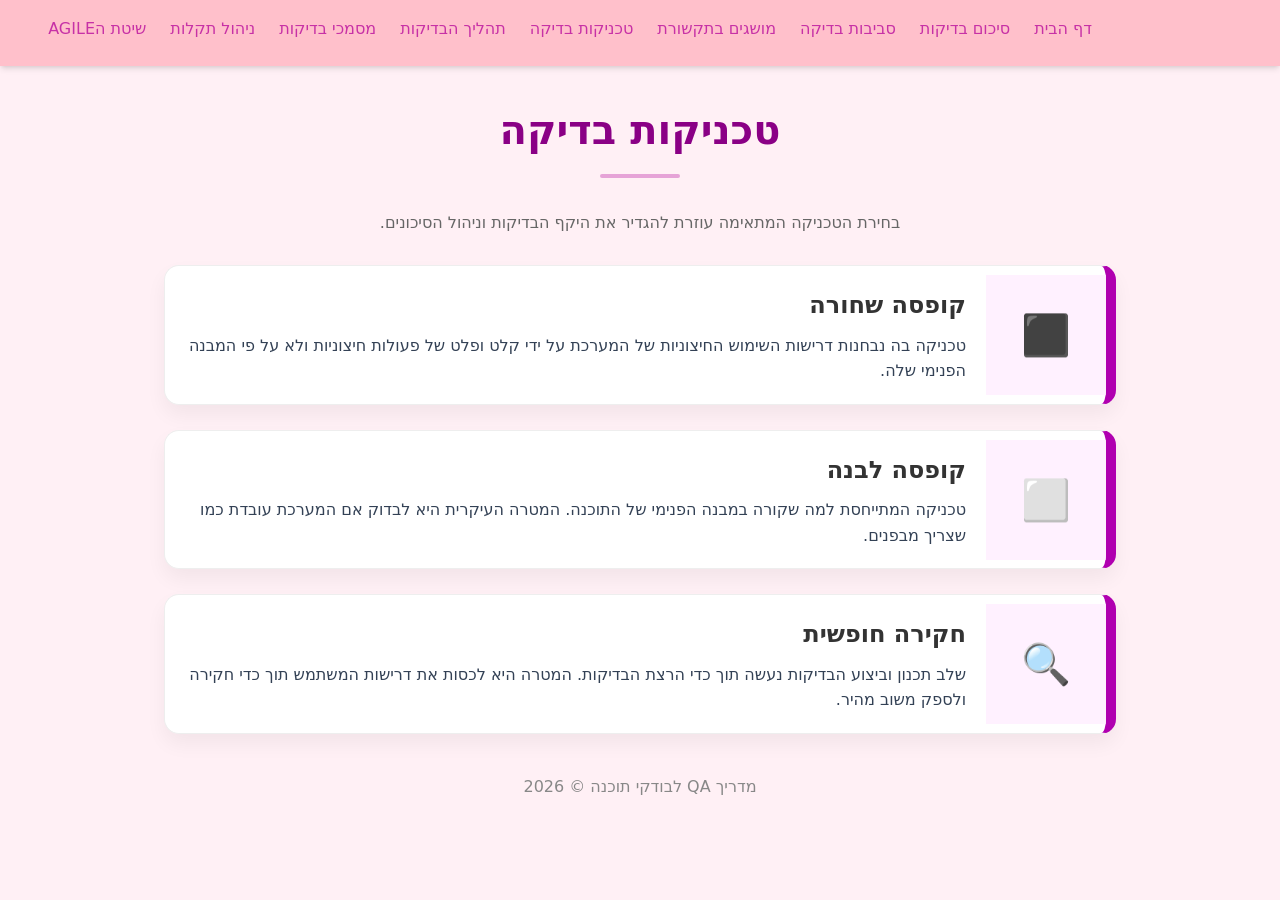
<file: page4.html>
<!DOCTYPE html>
<html lang="he" dir="rtl">
<head>
    <meta charset="UTF-8">
    <meta name="viewport" content="width=device-width, initial-scale=1.0">
    <title>טכניקות בדיקה - QA</title>
    <link rel="stylesheet" href="style.css">
    <style>
        /* עיצוב קופסאות ייחודי לטכניקות */
        .techniques-container {
            display: flex;
            flex-direction: column;
            gap: 25px;
            margin-top: 30px;
        }

        .tech-box {
            display: flex;
            align-items: center;
            background: white;
            border-radius: 15px;
            overflow: hidden;
            box-shadow: 0 10px 20px rgba(0,0,0,0.05);
            transition: transform 0.3s ease;
            border: 1px solid #eee;
        }

        .tech-box:hover {
            transform: scale(1.02);
        }

        .tech-icon {
            width: 120px;
            height: 120px;
            display: flex;
            align-items: center;
            justify-content: center;
            font-size: 40px;
            flex-shrink: 0;
        }

        .tech-content {
            padding: 20px;
        }

        .tech-title {
            font-size: 1.5rem;
            font-weight: bold;
            margin-bottom: 8px;
            color: #333;
        }

        /* צבעים שונים לכל קופסה */
        .black-box-style { border-right: 10px solid #b000b0; }
        .black-box-style .tech-icon { background-color: #fff1ff; color: #b000b0; }

        .white-box-style { border-right: 10px solid #b000b0; }
        .white-box-style .tech-icon { background-color: #fff1ff; color: #b000b0; }

        .exploratory-style { border-right: 10px solid #b000b0; }
        .exploratory-style .tech-icon { background-color: #fff1ff; color: #b000b0; }
    </style>
</head>
<body>

    
   <nav class="navbar">
        <div class="nav-container">
            <ul class="nav-menu">
                <li><a href="index.html">דף הבית</a></li>
                <li><a href="page1.html">סיכום בדיקות</a></li>
                <li><a href="page2.html">סביבות בדיקה</a></li>
                <li><a href="page3.html">מושגים בתקשורת</a></li>
                <li><a href="page4.html">טכניקות בדיקה</a></li>
                <li><a href="page5.html">תהליך הבדיקות</a></li>
                <li><a href="page6.html">מסמכי בדיקות</a></li>
                <li><a href="page7.html">ניהול תקלות</a></li>
                <li><a href="page8.html">שיטת הAGILE</a></li>
                
            </ul>
        </div>
    </nav>

    <div class="container">
        <h1>טכניקות בדיקה</h1>
        <p style="text-align: center; color: #666;">בחירת הטכניקה המתאימה עוזרת להגדיר את היקף הבדיקות וניהול הסיכונים.</p>

        <div class="techniques-container">
            
            <div class="tech-box black-box-style">
                <div class="tech-icon">⬛</div>
                <div class="tech-content">
                    <div class="tech-title">קופסה שחורה</div>
                    <p>טכניקה בה נבחנות דרישות השימוש החיצוניות של המערכת על ידי קלט ופלט של פעולות חיצוניות ולא על פי המבנה הפנימי שלה.</p>
                </div>
            </div>

            <div class="tech-box white-box-style">
                <div class="tech-icon">⬜</div>
                <div class="tech-content">
                    <div class="tech-title">קופסה לבנה</div>
                    <p>טכניקה המתייחסת למה שקורה במבנה הפנימי של התוכנה. המטרה העיקרית היא לבדוק אם המערכת עובדת כמו שצריך מבפנים.</p>
                </div>
            </div>

            <div class="tech-box exploratory-style">
                <div class="tech-icon">🔍</div>
                <div class="tech-content">
                    <div class="tech-title">חקירה חופשית</div>
                    <p>שלב תכנון וביצוע הבדיקות נעשה תוך כדי הרצת הבדיקות. המטרה היא לכסות את דרישות המשתמש תוך כדי חקירה ולספק משוב מהיר.</p>
                </div>
            </div>

        </div>
    </div>
    <footer style="text-align: center; margin-top: 40px; color: #888;">
        מדריך QA לבודקי תוכנה &copy; 2026
    </footer>
</body>
</html>
</file>
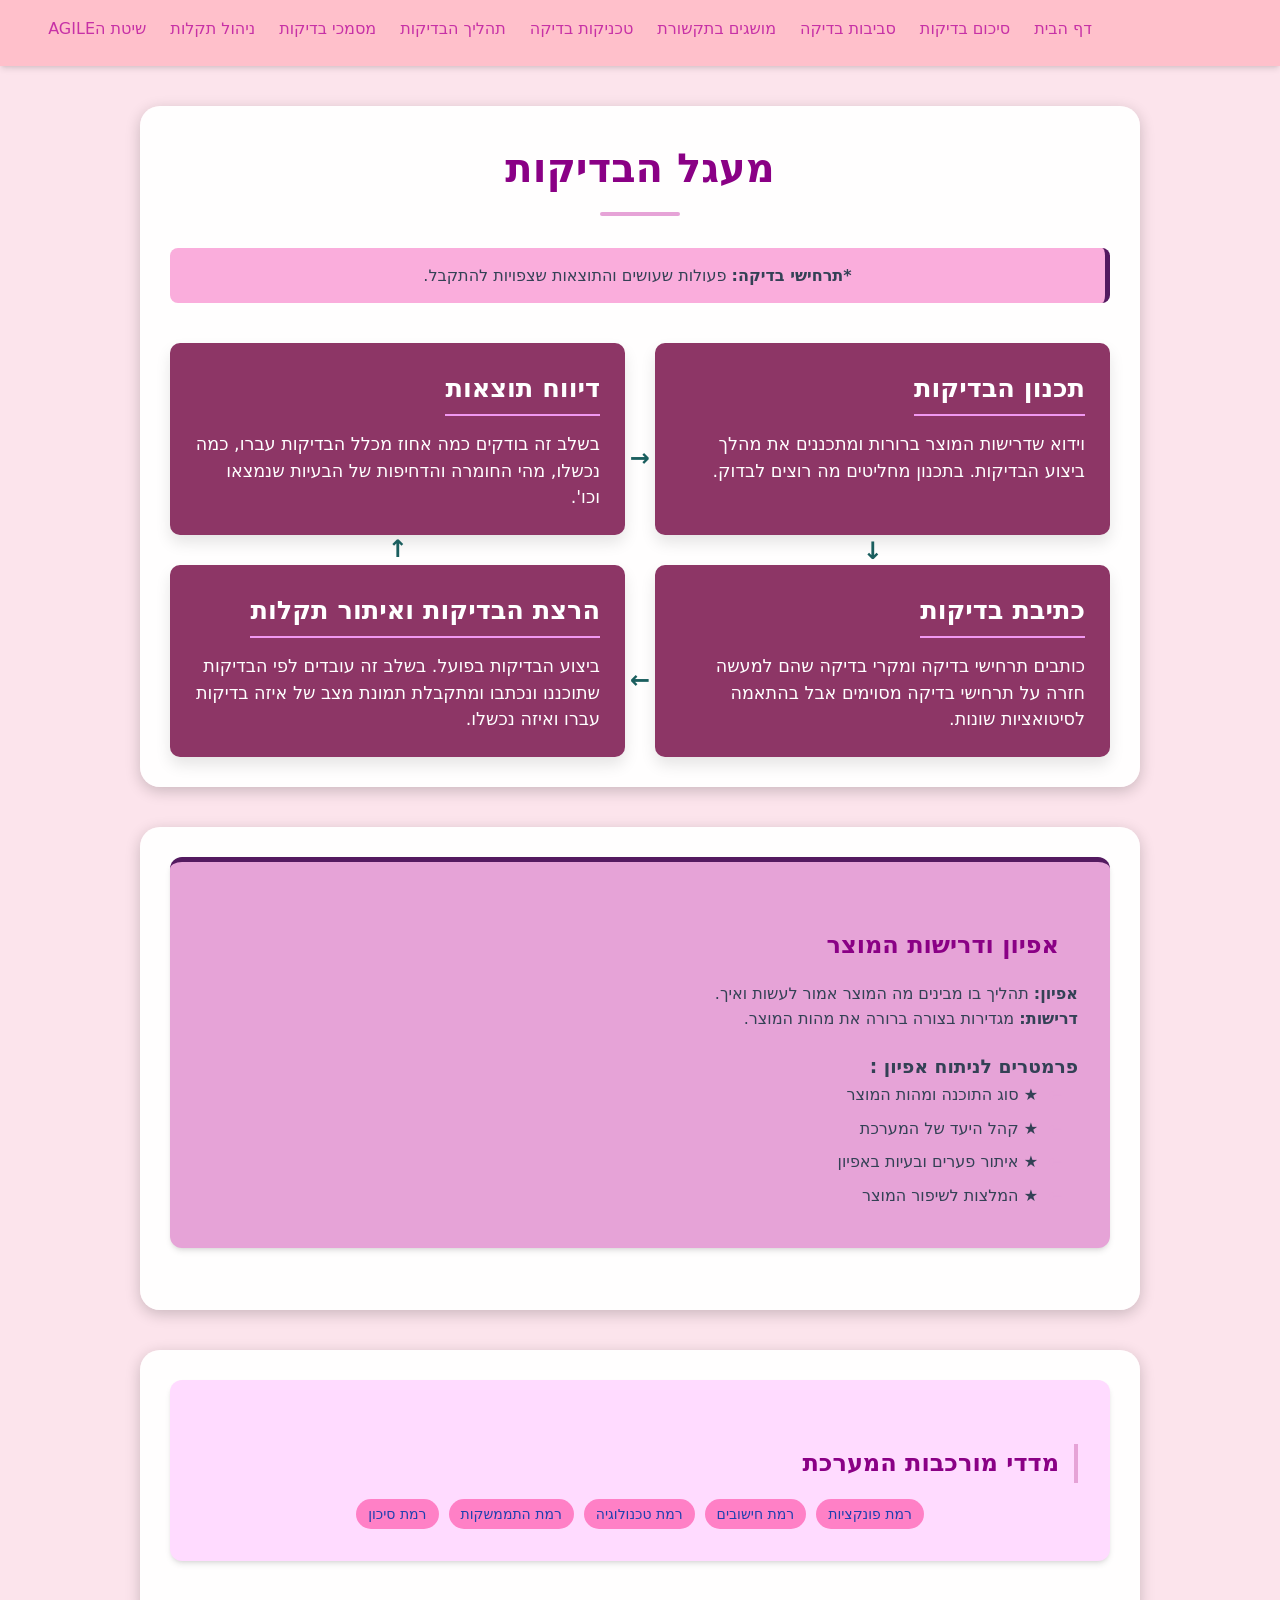
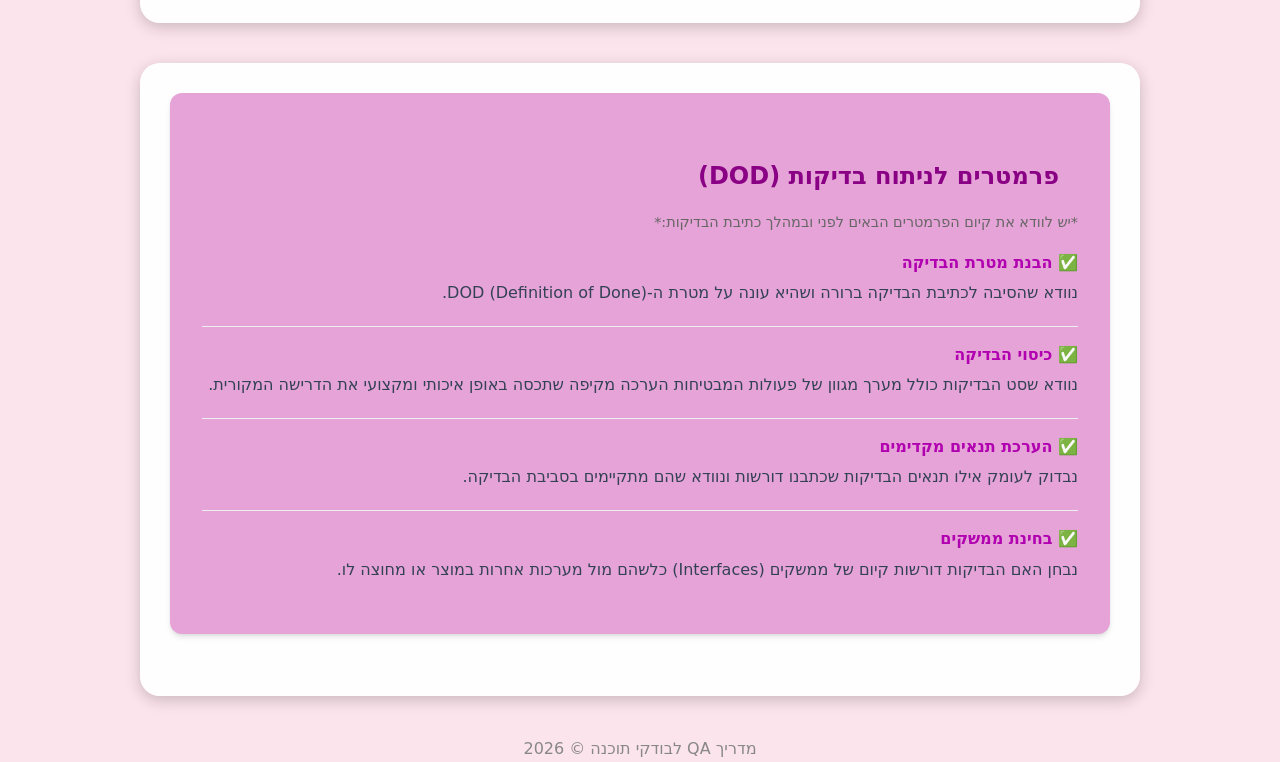
<file: page5.html>
<!DOCTYPE html>
<html lang="he" dir="rtl">
<head>
    <meta charset="UTF-8">
    <meta name="viewport" content="width=device-width, initial-scale=1.0">
    <title>תהליך הבדיקות - QA</title>
    <link rel="stylesheet" href="style.css"> 
    <style>
         body {
            background-color: #fce4ec; /* ורוד בהיר מאוד */
            background-image: url('https://www.transparenttextures.com/patterns/graphy.png');                
            background-position: 0 0, 50px 50px;
            background-size: 100px 100px;
            background-repeat: repeat;
            background-attachment: fixed;
            
        }

        .container {
            background: rgba(255, 255, 255, 0.95);
            padding: 30px;
            border-radius: 20px;
            box-shadow: 0 4px 15px rgba(0,0,0,0.2);
            margin-top: 40px;
        }
        .process-grid {
            display: grid;
            grid-template-columns: 1fr 1fr;
            gap: 30px;
            margin-top: 40px;
            position: relative;
        }

        .process-step {
            background-color: lab(36.66% 41.71 -9.18); 
            color: white;
            padding: 25px;
            border-radius: 10px;
            position: relative;
            box-shadow: 0 8px 15px rgba(0,0,0,0.1);
        }

        .step-title {
            font-size: 1.6rem;
            font-weight: bold;
            border-bottom: 2px solid hsl(300, 76%, 77%);
            margin-bottom: 15px;
            padding-bottom: 5px;
            display: inline-block;
        }

        .step-content {
            font-size: 1.1rem;
            line-height: 1.5;
        }

        .process-info {
            text-align: center;
            background: #faaddc;
            padding: 15px;
            border-radius: 8px;
            margin-bottom: 30px;
            border-right: 5px solid hsl(290, 57%, 24%);
        }

        /* התאמה לניידים - שכל קופסה תהיה בשורה נפרדת */
        @media (max-width: 768px) {
            .process-grid {
                grid-template-columns: 1fr;
            }
        }
    </style>
</head>
<body>

    <nav class="navbar">
        <div class="nav-container">
            <ul class="nav-menu">
                <li><a href="index.html">דף הבית</a></li>
                <li><a href="page1.html">סיכום בדיקות</a></li>
                <li><a href="page2.html">סביבות בדיקה</a></li>
                <li><a href="page3.html">מושגים בתקשורת</a></li>
                <li><a href="page4.html">טכניקות בדיקה</a></li>
                <li><a href="page5.html">תהליך הבדיקות</a></li>
                <li><a href="page6.html">מסמכי בדיקות</a></li>
                <li><a href="page7.html">ניהול תקלות</a></li>
                <li><a href="page8.html">שיטת הAGILE</a></li>
               
            </ul>
        </div>
    </nav>

    <div class="container">
        <h1>מעגל הבדיקות</h1>
        
        <div class="process-info">
            <strong>*תרחישי בדיקה:</strong> פעולות שעושים והתוצאות שצפויות להתקבל.
        </div>

        <div class="process-grid">
            
            <div class="process-step">
                <div class="step-title">תכנון הבדיקות</div>
                <div class="step-content">
                    וידוא שדרישות המוצר ברורות ומתכננים את מהלך ביצוע הבדיקות. בתכנון מחליטים מה רוצים לבדוק.
                </div>
            </div>

           <div class="process-step">
                <div class="step-title">דיווח תוצאות</div>
                <div class="step-content">
                    בשלב זה בודקים כמה אחוז מכלל הבדיקות עברו, כמה נכשלו, מהי החומרה והדחיפות של הבעיות שנמצאו וכו'.
                </div>
            </div>

           
            <div class="process-step">
                <div class="step-title">כתיבת בדיקות</div>
                <div class="step-content">
                    כותבים תרחישי בדיקה ומקרי בדיקה שהם למעשה חזרה על תרחישי בדיקה מסוימים אבל בהתאמה לסיטואציות שונות.
                </div>
            </div>

           
            
            <div class="process-step">
                <div class="step-title">הרצת הבדיקות ואיתור תקלות</div>
                <div class="step-content">
                    ביצוע הבדיקות בפועל. בשלב זה עובדים לפי הבדיקות שתוכננו ונכתבו ומתקבלת תמונת מצב של איזה בדיקות עברו ואיזה נכשלו.
                </div>
            </div>

        </div>
    </div>



    <div class="container">
        <section class="section-card" style="border-top: 5px solid hsl(290, 57%, 24%);">
            <h2>אפיון ודרישות המוצר</h2>
            <div class="concepts-grid">
                <div class="concept-item">
                    <strong>אפיון:</strong> 
                    תהליך בו מבינים מה המוצר אמור לעשות ואיך.
                </div>
                <div class="concept-item">
                    <strong>דרישות:</strong> 
                    מגדירות בצורה ברורה את מהות המוצר.
                </div>
            </div>

            <div class="network-section" style="margin-top: 20px;">
                <h3>פרמטרים לניתוח אפיון :</h3>
                <ul class="custom-list">
                    <li>&starf; סוג התוכנה ומהות המוצר</li>
                    <li>&starf; קהל היעד של המערכת</li>
                    <li>&starf; איתור פערים ובעיות באפיון</li>
                    <li>&starf; המלצות לשיפור המוצר</li>
                </ul>
            </div>
        </section>
    </div>
    <div class="container">
        <section class="section-card" style="background-color: hsl(300, 100%, 93%);">
            <h2>מדדי מורכבות המערכת</h2>
            <div class="complexity-container" style="display: flex; flex-wrap: wrap; gap: 10px; justify-content: center;">
                <span class="status-badge" style="background: hsl(327, 100%, 75%);">רמת פונקציות</span>
                <span class="status-badge" style="background: hsl(327, 100%, 75%);">רמת חישובים</span>
                <span class="status-badge" style="background: hsl(327, 100%, 75%);">רמת טכנולוגיה</span>
                <span class="status-badge" style="background: hsl(327, 100%, 75%);">רמת התממשקות</span>
                <span class="status-badge" style="background: hsl(327, 100%, 75%);">רמת סיכון</span>
            </div>
        </section>
    </div>
    <div class="container">
        <section class="section-card">
            <h2>פרמטרים לניתוח בדיקות (DOD)</h2>
            <p style="font-size: 0.9rem; color: #666;">*יש לוודא את קיום הפרמטרים הבאים לפני ובמהלך כתיבת הבדיקות:*</p>
            
            <div class="checklist-item" style="border-bottom: 1px solid #eee; padding: 15px 0;">
                <h4 style="margin: 0; color: #b000b0;">✅ הבנת מטרת הבדיקה</h4>
                <p style="margin: 5px 0;">נוודא שהסיבה לכתיבת הבדיקה ברורה ושהיא עונה על מטרת ה-DOD (Definition of Done).</p>
            </div>

            <div class="checklist-item" style="border-bottom: 1px solid #eee; padding: 15px 0;">
                <h4 style="margin: 0; color: #b000b0;">✅ כיסוי הבדיקה</h4>
                <p style="margin: 5px 0;">נוודא שסט הבדיקות כולל מערך מגוון של פעולות המבטיחות הערכה מקיפה שתכסה באופן איכותי ומקצועי את הדרישה המקורית.</p>
            </div>

            <div class="checklist-item" style="border-bottom: 1px solid #eee; padding: 15px 0;">
                <h4 style="margin: 0; color: #b000b0;">✅ הערכת תנאים מקדימים</h4>
                <p style="margin: 5px 0;">נבדוק לעומק אילו תנאים הבדיקות שכתבנו דורשות ונוודא שהם מתקיימים בסביבת הבדיקה.</p>
            </div>

            <div class="checklist-item" style="padding: 15px 0;">
                <h4 style="margin: 0; color: #b000b0;">✅ בחינת ממשקים</h4>
                <p style="margin: 5px 0;">נבחן האם הבדיקות דורשות קיום של ממשקים (Interfaces) כלשהם מול מערכות אחרות במוצר או מחוצה לו.</p>
            </div>
        </section>
    </div>
    <footer style="text-align: center; margin-top: 40px; color: #888;">
        מדריך QA לבודקי תוכנה &copy; 2026
    </footer>
</body>
</html>
</file>
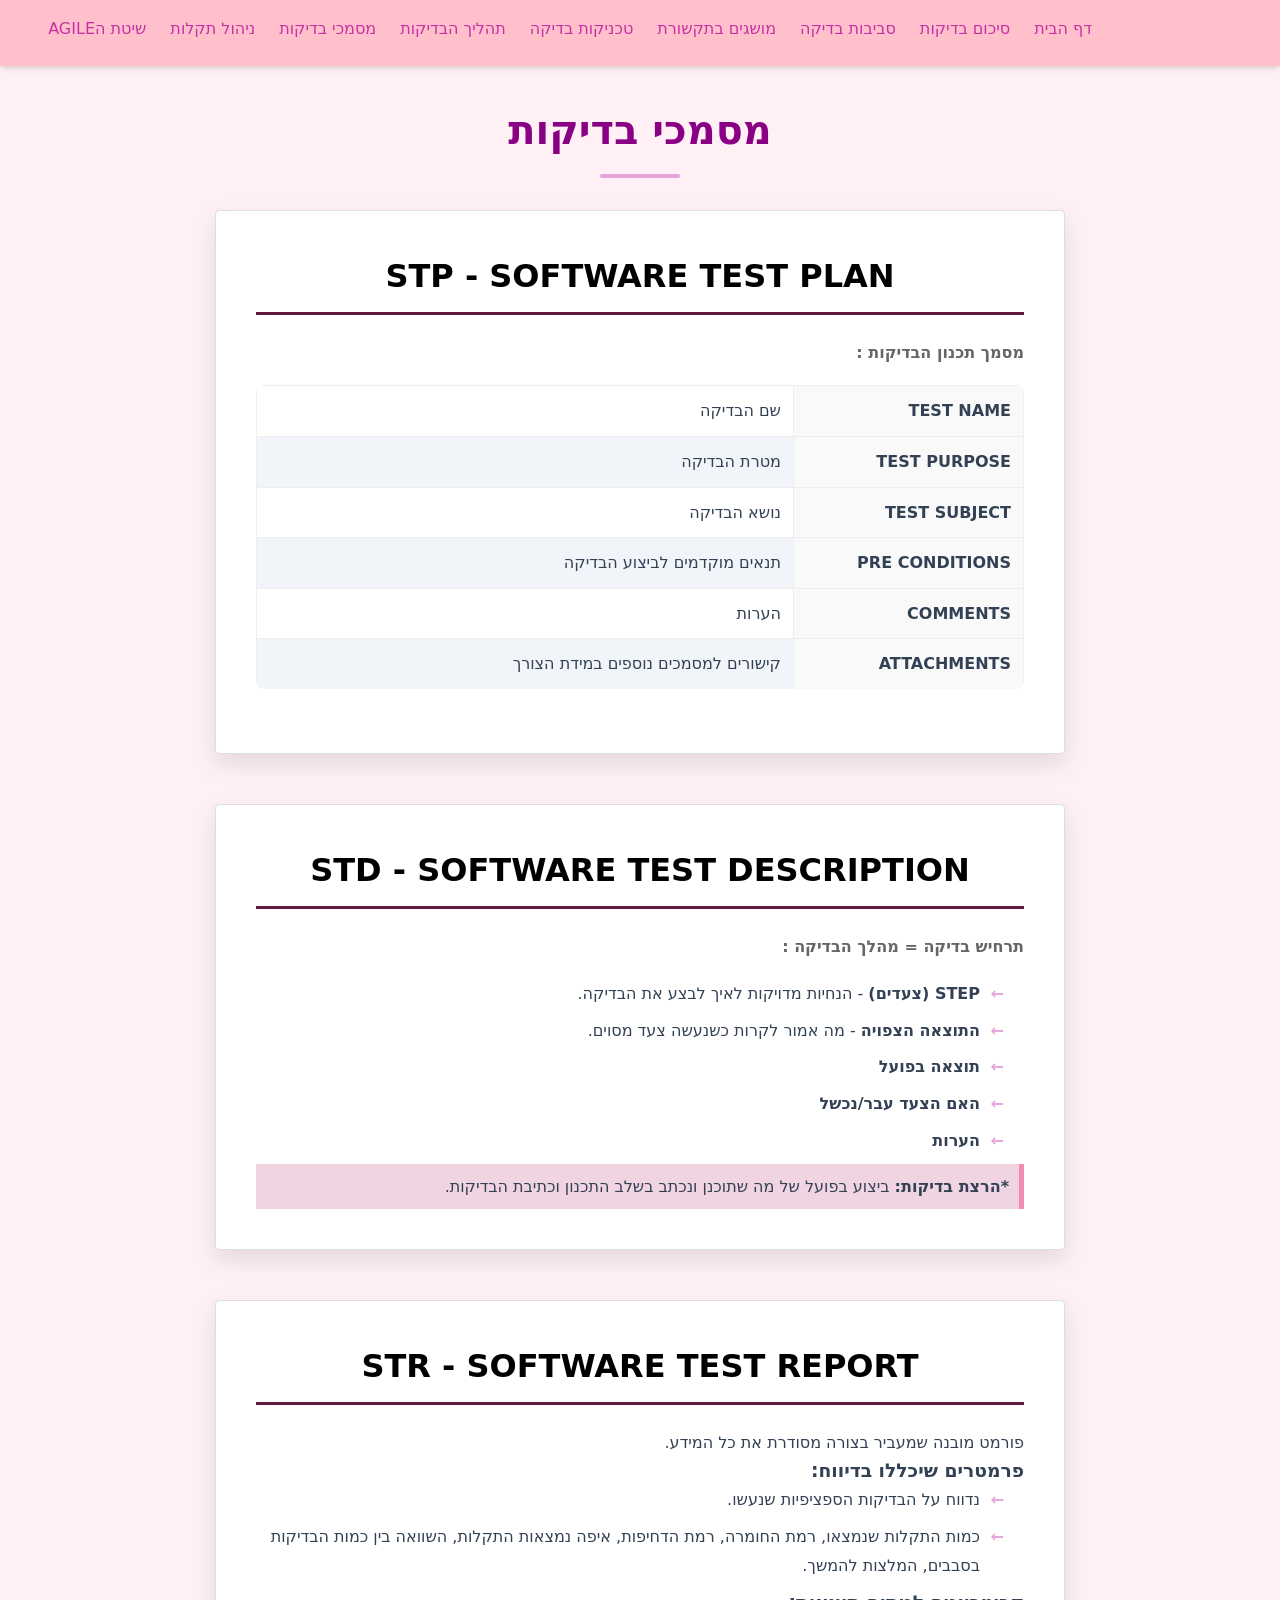
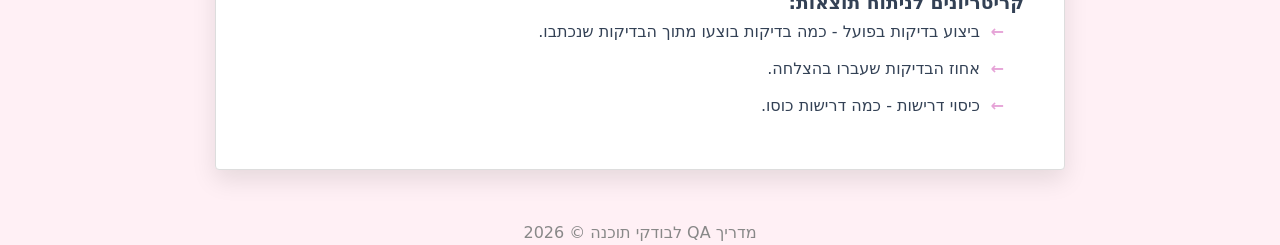
<file: page6.html>
<!DOCTYPE html>
<html lang="he" dir="rtl">
<head>
    <meta charset="UTF-8">
    <meta name="viewport" content="width=device-width, initial-scale=1.0">
    <title>מסמכי בדיקה - QA</title>
    <link rel="stylesheet" href="style.css">
    <style>
        /* עיצוב המדמה דף מסמך */
        .document-page {
            background: white;
            border: 1px solid #ddd;
            box-shadow: 0 10px 25px rgba(0,0,0,0.1);
            padding: 40px;
            margin-bottom: 50px;
            border-radius: 4px;
            max-width: 850px;
            margin-left: auto;
            margin-right: auto;
        }

        .doc-header {
            border-bottom: 3px solid hsl(332, 57%, 24%);
            margin-bottom: 25px;
            padding-bottom: 10px;
        }

        .doc-title {
            font-size: 2rem;
            font-weight: 900;
            text-align: center;
            color: #000;
            text-transform: uppercase;
        }

        .doc-subtitle {
            text-align: right;
            color: #666;
            font-weight: bold;
            margin-bottom: 20px;
        }

        .doc-table {
            width: 100%;
            border-collapse: collapse;
            margin-top: 20px;
        }

        .doc-table td {
            padding: 12px;
            border: 1px solid #eee;
        }

        .label-cell {
            background-color: #f9f9f9;
            font-weight: bold;
            width: 30%;
        }

        .list-style {
            line-height: 1.8;
            padding-right: 20px;
        }
    </style>
</head>
<body>

   <nav class="navbar">
        <div class="nav-container">
            <ul class="nav-menu">
                <li><a href="index.html">דף הבית</a></li>
                <li><a href="page1.html">סיכום בדיקות</a></li>
                <li><a href="page2.html">סביבות בדיקה</a></li>
                <li><a href="page3.html">מושגים בתקשורת</a></li>
                <li><a href="page4.html">טכניקות בדיקה</a></li>
                <li><a href="page5.html">תהליך הבדיקות</a></li>
                <li><a href="page6.html">מסמכי בדיקות</a></li>
                <li><a href="page7.html">ניהול תקלות</a></li>
                <li><a href="page8.html">שיטת הAGILE</a></li>
                
            </ul>
        </div>
    </nav>


    <div class="container">
        <h1>מסמכי בדיקות</h1>

        <div class="document-page" id="stp">
            <div class="doc-header">
                <div class="doc-title">STP - Software Test Plan</div>
            </div>
            <div class="doc-subtitle">מסמך תכנון הבדיקות :</div>
            
            <table class="doc-table">
                <tr><td class="label-cell">TEST NAME</td><td>שם הבדיקה</td></tr>
                <tr><td class="label-cell">TEST PURPOSE</td><td>מטרת הבדיקה</td></tr>
                <tr><td class="label-cell">TEST SUBJECT</td><td>נושא הבדיקה</td></tr>
                <tr><td class="label-cell">PRE CONDITIONS</td><td>תנאים מוקדמים לביצוע הבדיקה</td></tr>
                <tr><td class="label-cell">COMMENTS</td><td>הערות</td></tr>
                <tr><td class="label-cell">ATTACHMENTS</td><td>קישורים למסמכים נוספים במידת הצורך</td></tr>
            </table>
        </div>

        <div class="document-page" id="std">
            <div class="doc-header">
                <div class="doc-title">STD - Software Test Description</div>
            </div>
            <div class="doc-subtitle">תרחיש בדיקה = מהלך הבדיקה :</div>
            
            <ul class="list-style">
                <li><strong>STEP (צעדים)</strong> - הנחיות מדויקות לאיך לבצע את הבדיקה.</li>
                <li><strong>התוצאה הצפויה</strong> - מה אמור לקרות כשנעשה צעד מסוים.</li>
                <li><strong>תוצאה בפועל</strong></li>
                <li><strong>האם הצעד עבר/נכשל</strong></li>
                <li><strong>הערות</strong></li>
            </ul>
            <p style="background: lab(87.62% 12.39 -3.18); padding: 10px; border-right: 5px solid lab(70.56% 43.33 -0.48);">
                <strong>*הרצת בדיקות:</strong> ביצוע בפועל של מה שתוכנן ונכתב בשלב התכנון וכתיבת הבדיקות.
            </p>
        </div>

        <div class="document-page" id="str">
            <div class="doc-header">
                <div class="doc-title">STR - Software Test Report</div>
            </div>
            <p>פורמט מובנה שמעביר בצורה מסודרת את כל המידע.</p>
            
            <h3>פרמטרים שיכללו בדיווח:</h3>
            <ul class="list-style">
                <li>נדווח על הבדיקות הספציפיות שנעשו.</li>
                <li>כמות התקלות שנמצאו, רמת החומרה, רמת הדחיפות, איפה נמצאות התקלות, השוואה בין כמות הבדיקות בסבבים, המלצות להמשך.</li>
            </ul>

            <h3>קריטריונים לניתוח תוצאות:</h3>
            <ul class="list-style">
                <li>ביצוע בדיקות בפועל - כמה בדיקות בוצעו מתוך הבדיקות שנכתבו.</li>
                <li>אחוז הבדיקות שעברו בהצלחה.</li>
                <li>כיסוי דרישות - כמה דרישות כוסו.</li>
            </ul>
        </div>

    </div>

    <footer style="text-align: center; margin-top: 40px; color: #888;">
        מדריך QA לבודקי תוכנה &copy; 2026
    </footer>
    
</body>
</html>
</file>
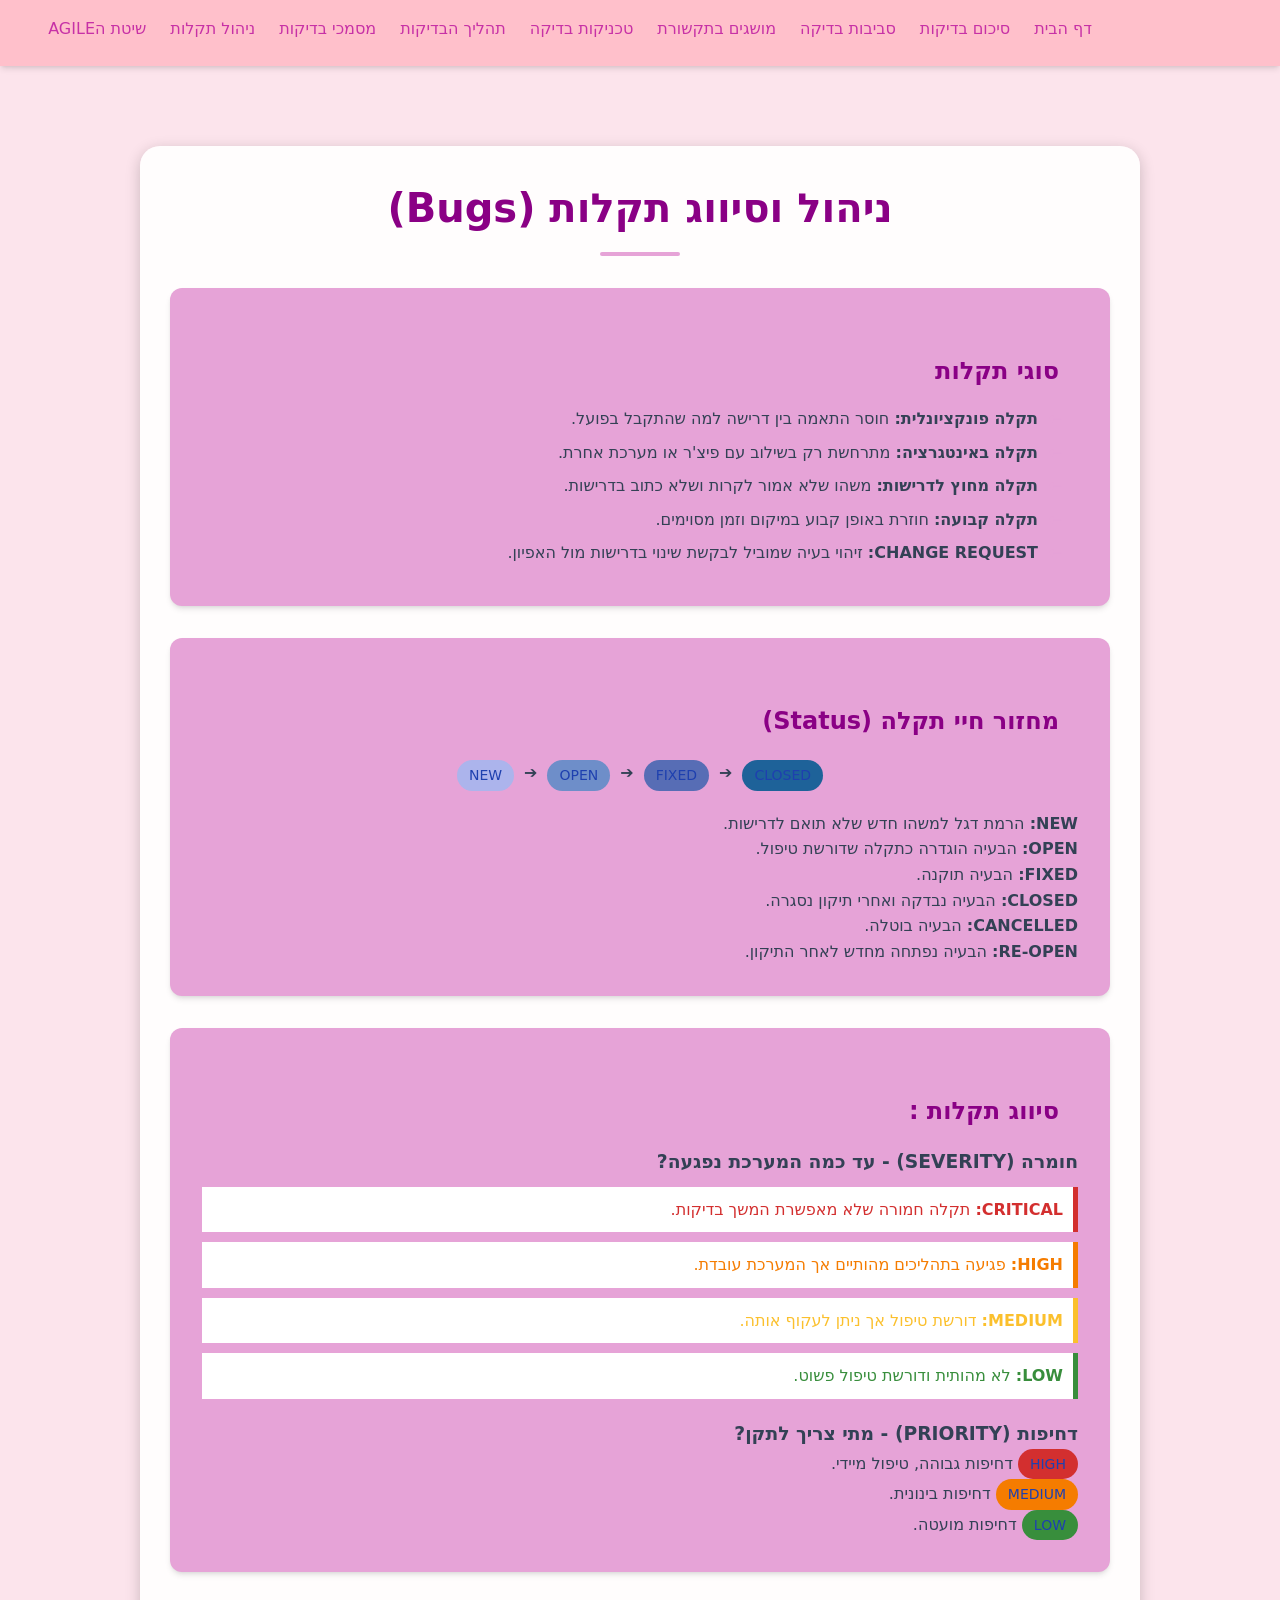
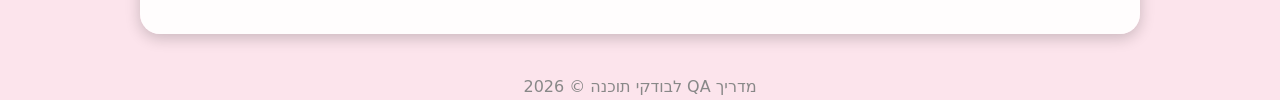
<file: page7.html>
<!DOCTYPE html>
<html lang="he" dir="rtl">
<head>
    <meta charset="UTF-8">
    <meta name="viewport" content="width=device-width, initial-scale=1.0">
    <title>ניהול תקלות - QA</title>
    <link rel="stylesheet" href="style.css">
    <style>
        
        body {
            background-color: #fce4ec; 
            background-image: url('https://img.icons8.com/ios/50/000000/bug.png');
    
                              
            background-position: 0 0, 50px 50px;
            background-size: 100px 100px;
            background-repeat: repeat;
            background-attachment: fixed;
            
        }

        /* הפיכת התוכן לקריא על רקע הלוגואים */
        .container {
            background: rgba(255, 255, 255, 0.92);
            padding: 30px;
            border-radius: 20px;
            box-shadow: 0 4px 15px rgba(0,0,0,0.2);
            margin-top: 80px;
           
        }

        .status-flow {
            display: flex;
            flex-wrap: wrap;
            gap: 10px;
            justify-content: center;
            margin: 20px 0;
        }

        .severity-box {
            border-right: 5px solid;
            padding: 10px;
            margin: 10px 0;
            background: #fff;
        }

        .crit { border-color: #d32f2f; color: #d32f2f; } /* Critical */
        .high { border-color: #f57c00; color: #f57c00; } /* High */
        .med { border-color: #fbc02d; color: #fbc02d; }  /* Medium */
        .low { border-color: #388e3c; color: #388e3c; }  /* Low */
    </style>
</head>
<body>

    <nav class="navbar">
        <div class="nav-container">
            <ul class="nav-menu">
                <li><a href="index.html">דף הבית</a></li>
                <li><a href="page1.html">סיכום בדיקות</a></li>
                <li><a href="page2.html">סביבות בדיקה</a></li>
                <li><a href="page3.html">מושגים בתקשורת</a></li>
                <li><a href="page4.html">טכניקות בדיקה</a></li>
                <li><a href="page5.html">תהליך הבדיקות</a></li>
                <li><a href="page6.html">מסמכי בדיקות</a></li>
                <li><a href="page7.html">ניהול תקלות</a></li>
                <li><a href="page8.html">שיטת הAGILE</a></li>
                
                
            </ul>
        </div>
    </nav>


    <div class="container">
        <h1>ניהול וסיווג תקלות (Bugs)</h1>

        <section class="section-card">
            <h2>סוגי תקלות</h2>
            <ul>
                <li><strong>תקלה פונקציונלית:</strong> חוסר התאמה בין דרישה למה שהתקבל בפועל.</li>
                <li><strong>תקלה באינטגרציה:</strong> מתרחשת רק בשילוב עם פיצ'ר או מערכת אחרת.</li>
                <li><strong>תקלה מחוץ לדרישות:</strong> משהו שלא אמור לקרות ושלא כתוב בדרישות.</li>
                <li><strong>תקלה קבועה:</strong> חוזרת באופן קבוע במיקום וזמן מסוימים.</li>
                <li><strong>CHANGE REQUEST:</strong> זיהוי בעיה שמוביל לבקשת שינוי בדרישות מול האפיון.</li>
            </ul>
        </section>

        <section class="section-card">
            <h2>מחזור חיי תקלה (Status)</h2>
            <div class="status-flow">
                <span class="status-badge" style="background:hsl(207, 67%, 36%)">CLOSED</span> ➔ 
                <span class="status-badge" style="background:hwb(226 34% 29%)">FIXED</span> ➔ 
                <span class="status-badge" style="background:hsl(219, 46%, 61%)">OPEN</span> ➔ 
                <span class="status-badge" style="background:hsl(233, 62%, 80%)">NEW</span>
            </div>
            <p><strong>NEW:</strong> הרמת דגל למשהו חדש שלא תואם לדרישות.</p>
            <p><strong>OPEN:</strong> הבעיה הוגדרה כתקלה שדורשת טיפול.</p>
            <p><strong>FIXED:</strong> הבעיה תוקנה.</p>
            <p><strong>CLOSED:</strong> הבעיה נבדקה ואחרי תיקון נסגרה.</p>
            <p><strong>CANCELLED:</strong> הבעיה בוטלה.</p>
            <p><strong>RE-OPEN:</strong> הבעיה נפתחה מחדש לאחר התיקון.</p>
        </section>

        <section class="section-card">
            <h2>סיווג תקלות :</h2>
            
            <h3>חומרה (SEVERITY) - עד כמה המערכת נפגעה?</h3>
            <div class="severity-box crit"><strong>CRITICAL:</strong> תקלה חמורה שלא מאפשרת המשך בדיקות.</div>
            <div class="severity-box high"><strong>HIGH:</strong> פגיעה בתהליכים מהותיים אך המערכת עובדת.</div>
            <div class="severity-box med"><strong>MEDIUM:</strong> דורשת טיפול אך ניתן לעקוף אותה.</div>
            <div class="severity-box low"><strong>LOW:</strong> לא מהותית ודורשת טיפול פשוט.</div>

            <h3 style="margin-top:20px;">דחיפות (PRIORITY) - מתי צריך לתקן?</h3>
            <p><span class="status-badge" style="background:#d32f2f">HIGH</span> דחיפות גבוהה, טיפול מיידי.</p>
            <p><span class="status-badge" style="background:#f57c00">MEDIUM</span> דחיפות בינונית.</p>
            <p><span class="status-badge" style="background:#388e3c">LOW</span> דחיפות מועטה.</p>
        </section>
    </div>
    <footer style="text-align: center; margin-top: 40px; color: #888;">
        מדריך QA לבודקי תוכנה &copy; 2026
    </footer> 
    
</body>
</html>
</file>
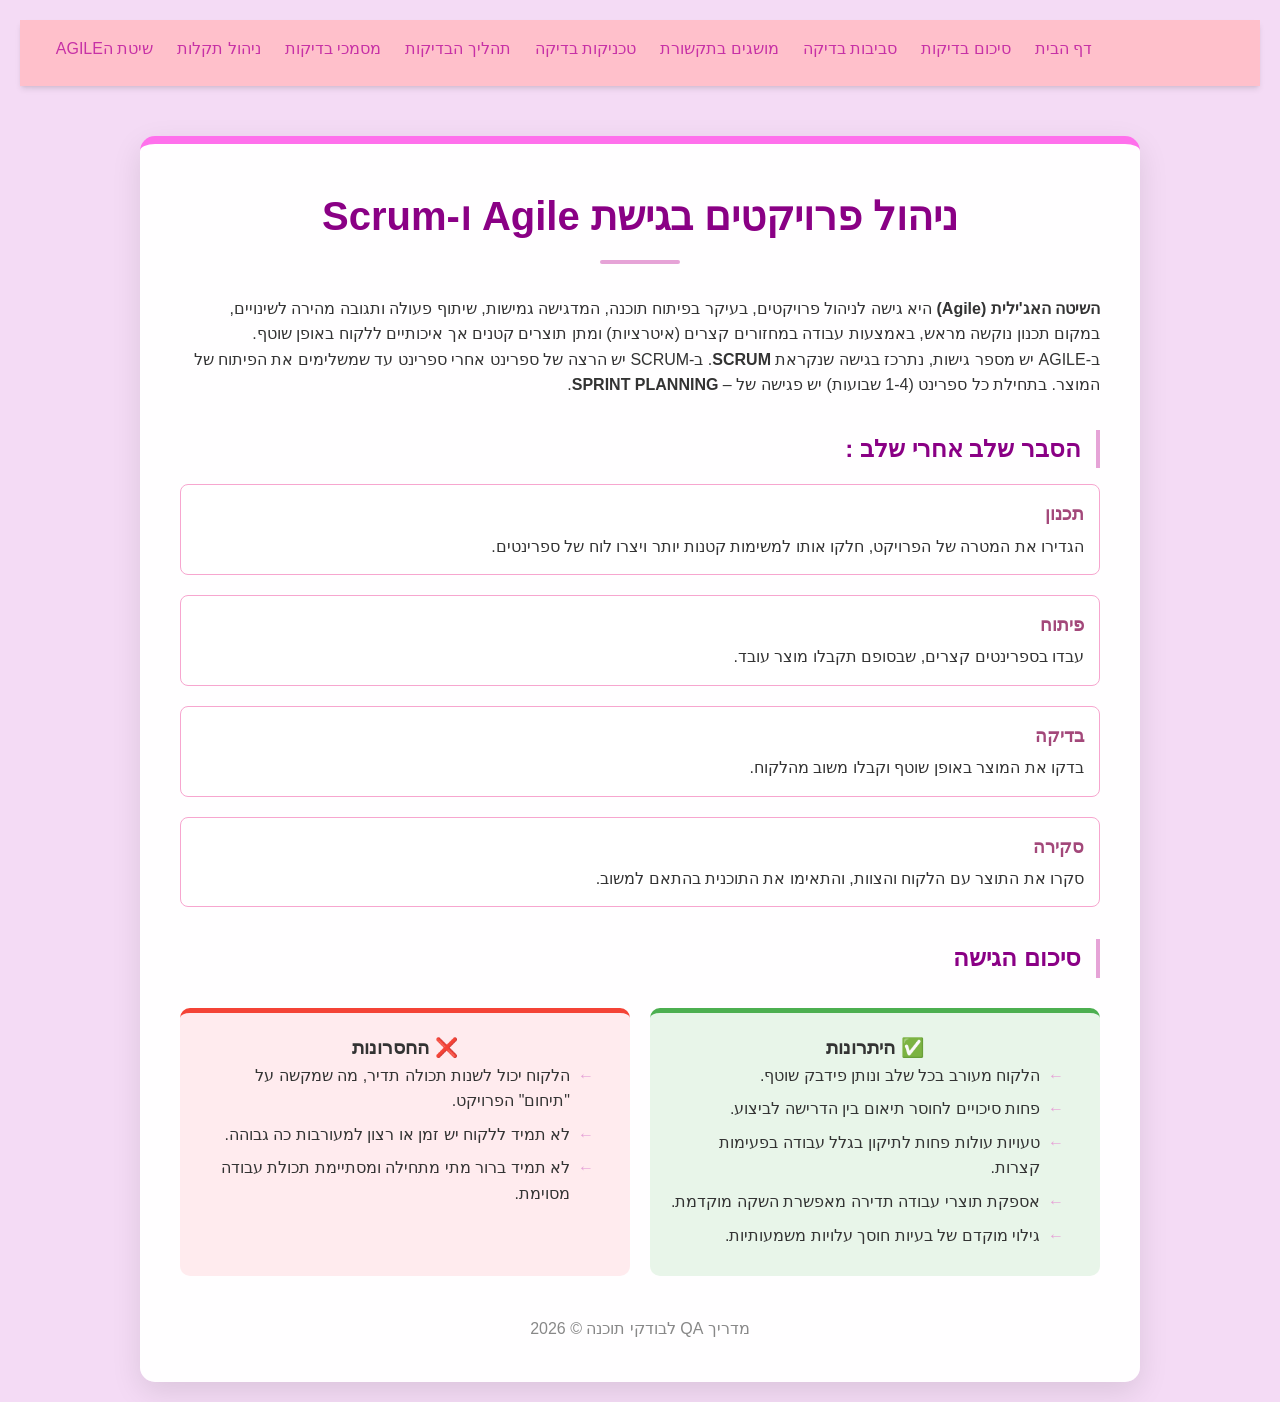
<file: page8.html>
<!DOCTYPE html>
<html lang="he" dir="rtl">
<head>
    <meta charset="UTF-8">
    <meta name="viewport" content="width=device-width, initial-scale=1.0">
    <title>ניהול פרויקטים בגישת Agile ו-Scrum</title>
    <link rel="stylesheet" href="style.css">
    <style>
        body {
            font-family: 'Segoe UI', Tahoma, Geneva, Verdana, sans-serif;
            line-height: 1.6;
            margin: 0;
            padding: 20px;
            background-color: hsl(298, 57%, 91%);
    
            background-size: 25px 25px;
            color: #333;
        }

        .container {
            max-width: 1000px;
            margin: 0 auto;
            background: rgba(255, 255, 255, 0.98);
            padding: 40px;
            border-radius: 15px;
            box-shadow: 0 10px 30px rgba(0,0,0,0.1);
            border-top: 8px solid hsl(308, 100%, 72%);
            margin-top: 50px;
        }

        .highlight {
            font-weight: bold;
            color: #d9534f;
        }

        .step {
            margin-bottom: 20px;
            padding: 15px;
            background: #fff;
            border: 1px solid hsl(330, 84%, 81%);
            border-radius: 8px;
        }

        .step-title {
            font-weight: bold;
            font-size: 1.1em;
            color: hsl(327, 39%, 46%);
            display: block;
            margin-bottom: 5px;
        }

        
        .pros-cons-container {
            display: grid;
            grid-template-columns: 1fr 1fr;
            gap: 20px;
            margin-top: 30px;
        }

        .box {
            padding: 20px;
            border-radius: 10px;
            height: 100%;
        }

        .pros {
            background-color: #e8f5e9;
            border-top: 5px solid #4caf50;
        }

        .cons {
            background-color: #ffebee;
            border-top: 5px solid #f44336;
        }

        .box h3 {
            margin-top: 0;
            text-align: center;
        }

        

        @media (max-width: 768px) {
            .pros-cons-container {
                grid-template-columns: 1fr;
            }
        }
    </style>
</head>
<body>
    <nav class="navbar">
        <div class="nav-container">
            <ul class="nav-menu">
                <li><a href="index.html">דף הבית</a></li>
                <li><a href="page1.html">סיכום בדיקות</a></li>
                <li><a href="page2.html">סביבות בדיקה</a></li>
                <li><a href="page3.html">מושגים בתקשורת</a></li>
                <li><a href="page4.html">טכניקות בדיקה</a></li>
                <li><a href="page5.html">תהליך הבדיקות</a></li>
                <li><a href="page6.html">מסמכי בדיקות</a></li>
                <li><a href="page7.html">ניהול תקלות</a></li>
                <li><a href="page8.html">שיטת הAGILE</a></li>
                
            </ul>
        </div>
    </nav>

<div class="container">
    <h1>ניהול פרויקטים בגישת Agile ו-Scrum</h1>

    <p>
        <strong>השיטה האג'ילית (Agile)</strong> היא גישה לניהול פרויקטים, בעיקר בפיתוח תוכנה, המדגישה גמישות, שיתוף פעולה ותגובה מהירה לשינויים, במקום תכנון נוקשה מראש, באמצעות עבודה במחזורים קצרים (איטרציות) ומתן תוצרים קטנים אך איכותיים ללקוח באופן שוטף.
    </p>

    <p>
        ב-AGILE יש מספר גישות, נתרכז בגישה שנקראת <strong>SCRUM</strong>. ב-SCRUM יש הרצה של ספרינט אחרי ספרינט עד שמשלימים את הפיתוח של המוצר. בתחילת כל ספרינט (1-4 שבועות) יש פגישה של – <strong>SPRINT PLANNING</strong>.
    </p>

    

    <h2>הסבר שלב אחרי שלב :</h2>

    <div class="step">
        <span class="step-title"> תכנון </span>
       הגדירו את המטרה של הפרויקט, חלקו אותו למשימות קטנות יותר ויצרו לוח של ספרינטים.
    </div>

    <div class="step">
        <span class="step-title"> פיתוח </span>
        עבדו בספרינטים קצרים, שבסופם תקבלו מוצר עובד.
    </div>

    <div class="step">
        <span class="step-title"> בדיקה </span>
       בדקו את המוצר באופן שוטף וקבלו משוב מהלקוח.
    </div>

    <div class="step">
        <span class="step-title"> סקירה </span>
       סקרו את התוצר עם הלקוח והצוות, והתאימו את התוכנית בהתאם למשוב.
    </div>

    <h2>סיכום הגישה</h2>
    
    <div class="pros-cons-container">
        <div class="box pros">
            <h3>✅ היתרונות</h3>
            <ul>
                <li>הלקוח מעורב בכל שלב ונותן פידבק שוטף.</li>
                <li>פחות סיכויים לחוסר תיאום בין הדרישה לביצוע.</li>
                <li>טעויות עולות פחות לתיקון בגלל עבודה בפעימות קצרות.</li>
                <li>אספקת תוצרי עבודה תדירה מאפשרת השקה מוקדמת.</li>
                <li>גילוי מוקדם של בעיות חוסך עלויות משמעותיות.</li>
            </ul>
        </div>

        <div class="box cons">
            <h3>❌ החסרונות</h3>
            <ul>
                <li>הלקוח יכול לשנות תכולה תדיר, מה שמקשה על "תיחום" הפרויקט.</li>
                <li>לא תמיד ללקוח יש זמן או רצון למעורבות כה גבוהה.</li>
                <li>לא תמיד ברור מתי מתחילה ומסתיימת תכולת עבודה מסוימת.</li>
            </ul>
        </div>
    </div>

    <footer style="text-align: center; margin-top: 40px; color: #888;">
        מדריך QA לבודקי תוכנה &copy; 2026
    </footer>
</div>

</body>
</html>
</file>
<file: style.css>
/* הגדרות כלליות ואיפוס */
:root {
    --primary-color: oklab(79.54299999999999% 0.09374 -0.04417);   /* כחול מודרני */
    --secondary-color: #f1acef;  /* כחול כהה/אפור */
    --accent-color: #ffc0cb; /* צבע דגש */
    --bg-color: #fff0f5;        /* רקע בהיר מאוד */
    --text-color: #334155;       /* צבע טקסט קריא */
    --white: #ffffff;
    --shadow: 0 4px 6px -1px rgb(0 0 0 / 0.1), 0 2px 4px -2px rgb(0 0 0 / 0.1);
}

* {
    margin: 0;
    padding: 0;
    box-sizing: border-box;
}

body {
    font-family: 'Segoe UI', system-ui, -apple-system, sans-serif;
    background-color: var(--bg-color);
    color: var(--text-color);
    line-height: 1.6;
    direction: rtl; /* תמיכה בעברית */
}

/* מיכל ראשי */
.container {
    max-width: 1000px;
    margin: 2rem auto;
    padding: 0 1.5rem;
}

/* כותרות */
h1 {
    font-size: 2.5rem;
    color: #8a0085;
    text-align: center;
    margin-bottom: 2rem;
    position: relative;
    padding-bottom: 1rem;
}

h1::after {
    content: '';
    position: absolute;
    bottom: 0;
    left: 50%;
    transform: translateX(-50%);
    width: 80px;
    height: 4px;
    background-color: var(--primary-color);
    border-radius: 2px;
}

h2 {
    color: #8a0085;
    margin: 2rem 0 1rem;
    border-right: 4px solid var(--primary-color);
    padding-right: 15px;
}

/* עיצוב כרטיסיות (Cards) */
.section-card {
    background: var(--primary-color);
    padding: 2rem;
    border-radius: 12px;
    box-shadow: var(--shadow);
    margin-bottom: 2rem;
    transition: transform 0.3s ease, box-shadow 0.3s ease;
}

.section-card:hover {
    transform: translateY(-5px);
    box-shadow: 0 10px 15px -3px rgb(0 0 0 / 0.1);
}

/* טבלאות מעוצבות */
table {
    width: 100%;
    border-collapse: collapse;
    margin: 1.5rem 0;
    background: var(--white);
    border-radius: 8px;
    overflow: hidden;
}

th {
    background-color: var(--primary-color);
    color: var(--white);
    font-weight: 600;
    padding: 1rem;
    text-align: right;
}

td {
    padding: 1rem;
    border-bottom: 1px solid #e2e8f0;
}

tr:last-child td {
    border-bottom: none;
}

tr:nth-child(even) {
    background-color: #f1f5f9;
}

/* רשימות */
ul {
    list-style-type: none;
    padding-right: 1rem;
}

li {
    margin-bottom: 0.5rem;
    position: relative;
    padding-right: 1.5rem;
}

li::before {
    content: '←';
    position: absolute;
    right: 0;
    color: var(--primary-color);
    font-weight: bold;
}

/* תגיות (Badges) לסטטוסים */
.status-badge {
    display: inline-block;
    padding: 0.25rem 0.75rem;
    border-radius: 9999px;
    font-size: 0.875rem;
    font-weight: 500;
    background-color: #dbeafe;
    color: #1e40af;
}

/* התאמה לניידים */
@media (max-width: 768px) {
    h1 { font-size: 1.8rem; }
    .section-card { padding: 1.5rem; }
    table { font-size: 0.9rem; }
}


/* עיצוב סרגל הניווט */
.navbar {
    background-color: pink;
    padding: 1rem 0;
    position: sticky;
    top: 0;
    z-index: 1000;
    box-shadow: var(--shadow);
}

.nav-container {
    max-width: 1000px;
    margin: 0 auto;
    display: flex;
    justify-content: flex-start;
    align-items: center;
    padding: 0 1.5rem;
}

.nav-logo {
    color: var(--white);
    font-size: 1.5rem;
    font-weight: bold;
    text-decoration: none;
}

.nav-menu {
    display: flex;               /* הופך את הרשימה לגמישה */
    flex-direction: row;         /* מסדר את האיברים בשורה */
    flex-wrap: nowrap;           /* מונע מהם לרדת שורה */
    justify-content: space-around; /* יוצר רווח שווה בין הפריטים */
    right: 50px;
    list-style: none;            /* מבטל את הנקודות של הרשימה */
    margin: 0;
    padding: 0;
    width: 100%;                 /* פריסה על כל רוחב הסרגל */
}

.nav-menu li {
    white-space: nowrap;         /* מבטיח שהטקסט בתוך הקישור לא יישבר לשתי שורות */
    content: '';                 /* מבטל את החץ לפני כל פריט ברשימה */
}

.nav-menu li::before{
    content: none;
}

.nav-menu a {
    color: #c731a6;
    text-decoration: none;
    font-weight: 500;
    transition: color 0.3s ease;
}

.nav-menu a:hover {
    color: pink;
}

/* התאמה למובייל */
@media (max-width: 768px) {
    .nav-menu {
        gap: 1rem;
        font-size: 0.85rem;
    }
}


/* הגדרות לקופסה שמכילה חץ */
.process-step {
    position: relative; /* נחוץ כדי למקם את החץ ביחס לקופסה */
}

/* יצירת החץ */
.process-step::after {
    content: '↓'; /* אפשר להשתמש באייקון או בסימן חץ */
    position: absolute;
    bottom: -25px; /* מציב את החץ מתחת לקופסה */
    left: 50%;
    transform: translateX(-50%);
    font-size: 24px;
    color: #1a5e5e;
    font-weight: bold;
    z-index: 10;
}




@media (min-width: 769px) {
    .process-step:nth-child(1)::after {
        content: '↓'; /* חץ בין 1 ל2*/
        bottom: -35px;
        right: 50%;
    }
    
}
    
    .process-step:nth-child(2)::after {
        content: '→'; /* חץ בין 4 ל1*/
        bottom: -30px;
        left: auto;
        right: -35px;
        top: 50%;
    }

    .process-step:nth-child(3)::after {
        content: '←'; /* חץ בין 2 ל3*/
        bottom: -30px;
        right: auto;
        left: -15px;
        top: 50%;
        
    }

     .process-step:nth-child(4)::after {
        content: '↑'; /* חץ בין 3 ל4*/
        bottom: -50px;
        left: 50%;
        top: -35px;
     
    }
</file>
